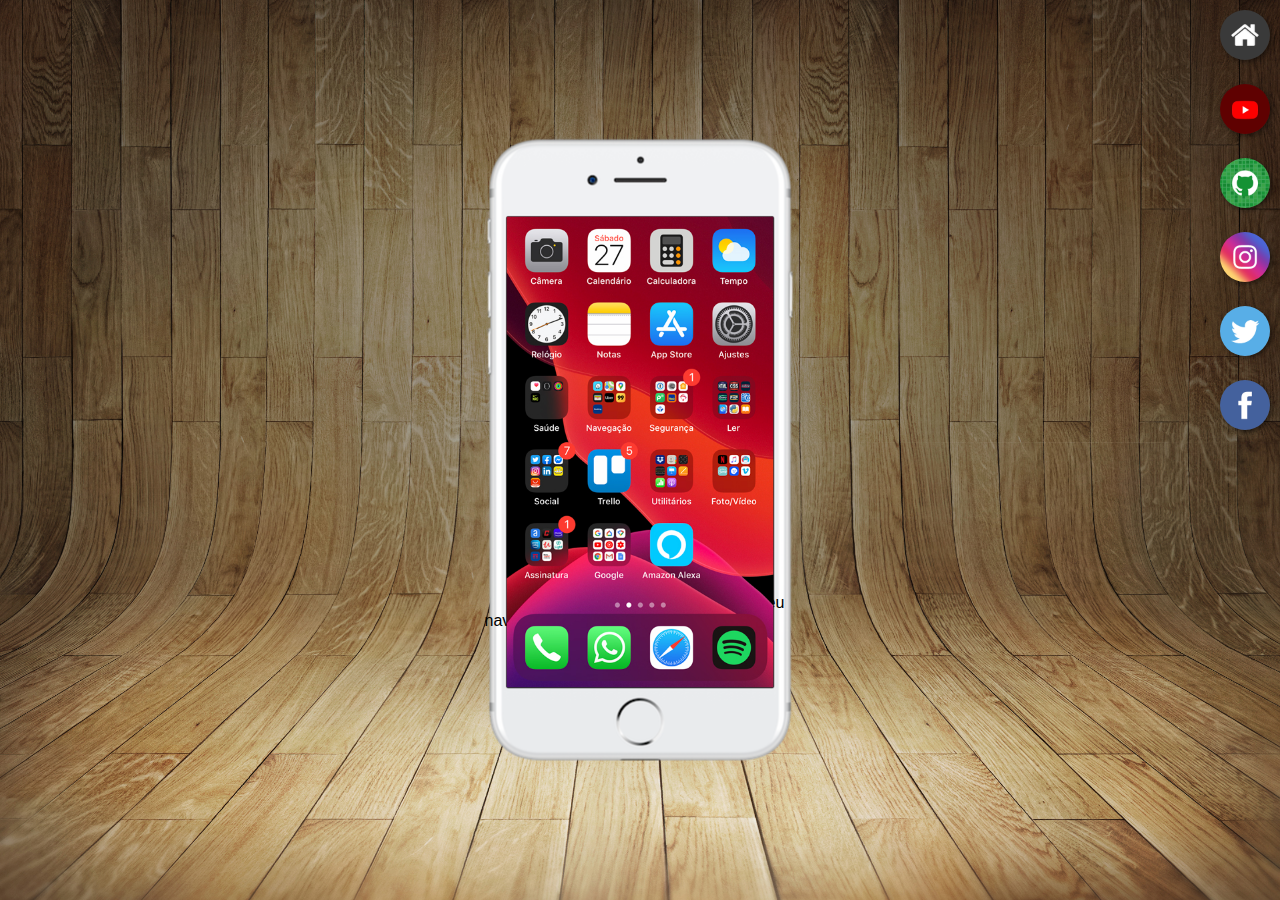
<file: index.html>
<!DOCTYPE html>
<html lang="pt-br">
<head>
    <meta charset="UTF-8">
    <meta name="viewport" content="width=device-width, initial-scale=1.0">
    <title>Projeto Redes Sociais</title>
    <link rel="shortcut icon" href="favicon.ico" type="image/x-icon">
    <link rel="stylesheet" href="estilos/style.css">
</head>
<body>
    <main>
        <section id="telefone">
            <iframe src="home.html" name="tela" id="tela" frameborder="0"></iframe>
            Seu navegador não é compatível com isso!
        </section>
        <section id="redes-sociais">
            <a href="home.html" target="tela"><img src="imagens/logo-home.jpg" alt="Home"></a><br>
            <a href="youtube.html" target="tela"><img src="imagens/logo-youtube.jpg" alt="YouTube"></a><br>
            <a href="githut.html" target="tela"><img src="imagens/logo-github.jpg" alt="GitHub"></a><br>
            <a href="instagram.html" target="tela"><img src="imagens/logo-instagram.jpg" alt="Instagram"></a><br>
            <a href="twitter.html" target="tela"><img src="imagens/logo-twitter.jpg" alt="Twitter"></a><br>
            <a href="facebook.html" target="tela"><img src="imagens/logo-facebook.jpg" alt="Facebook"></a><br>
        </section>
    </main>
</body>
</html>
</file>
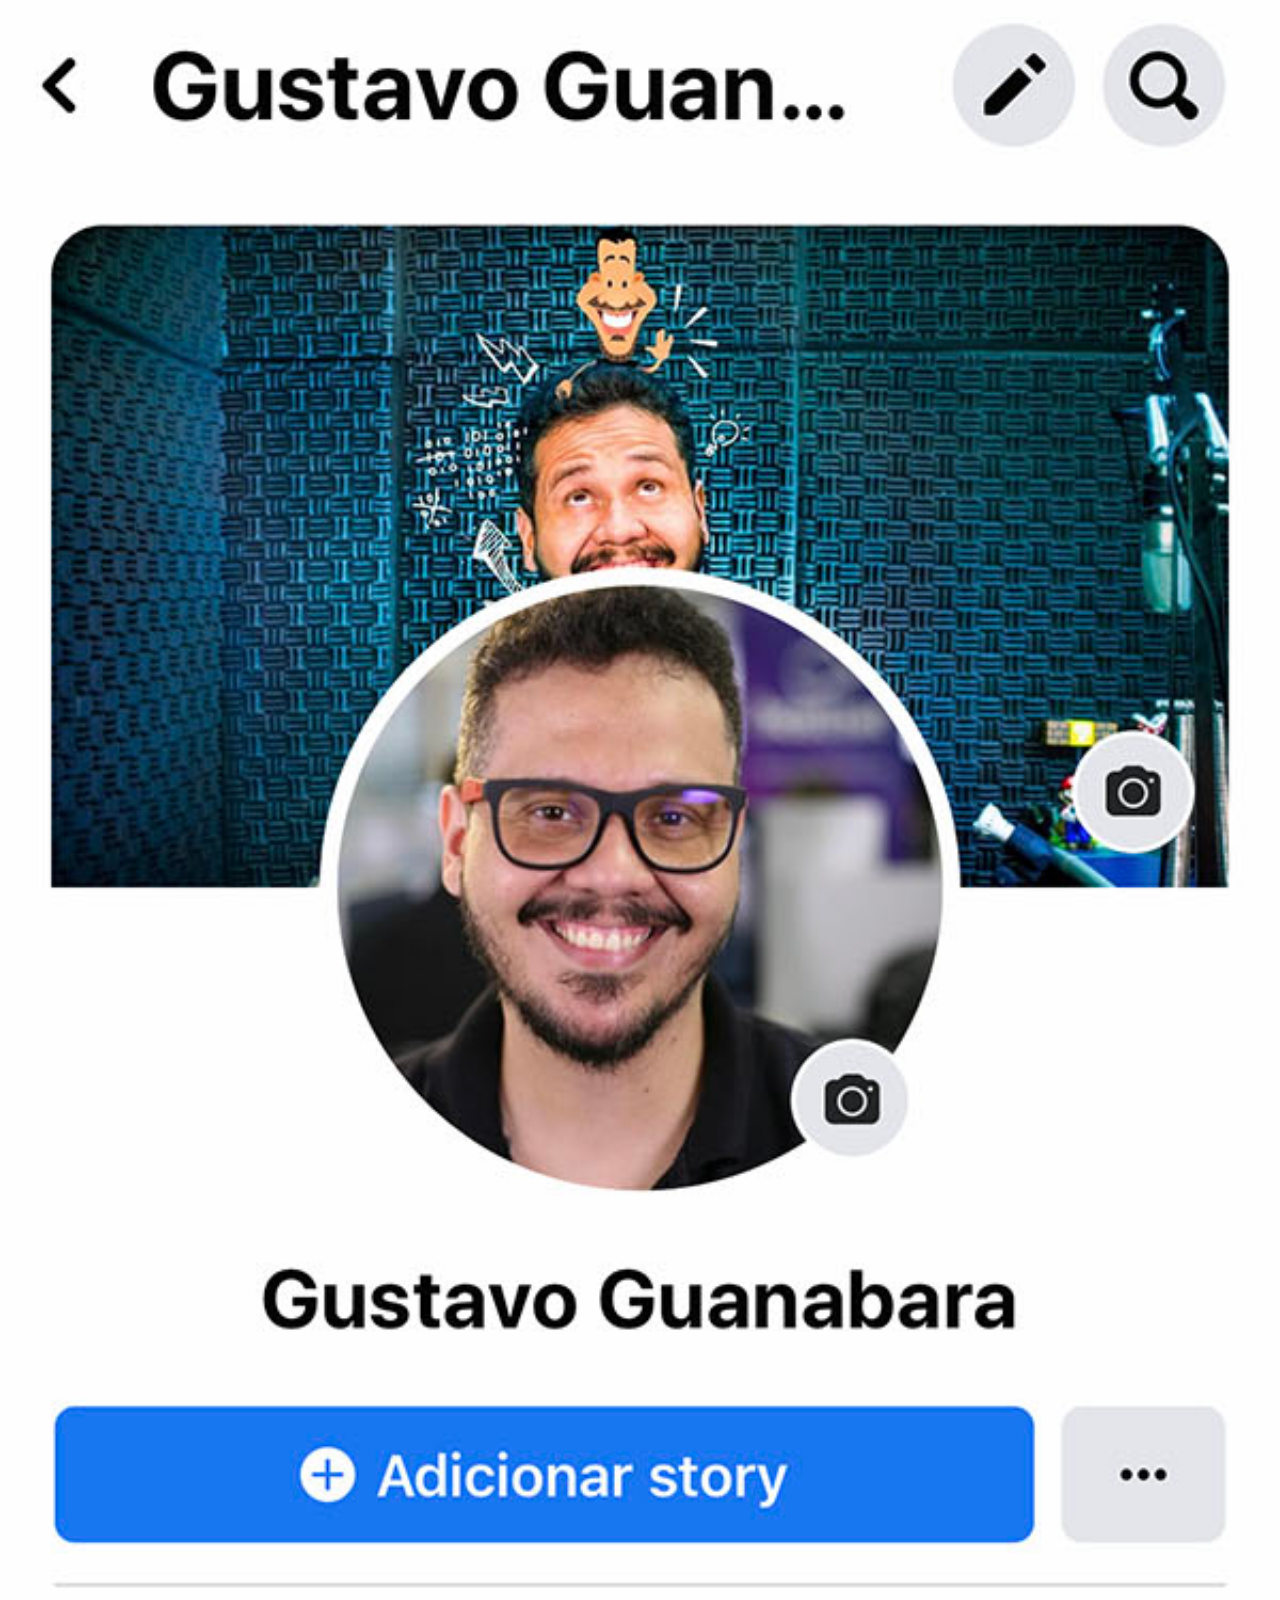
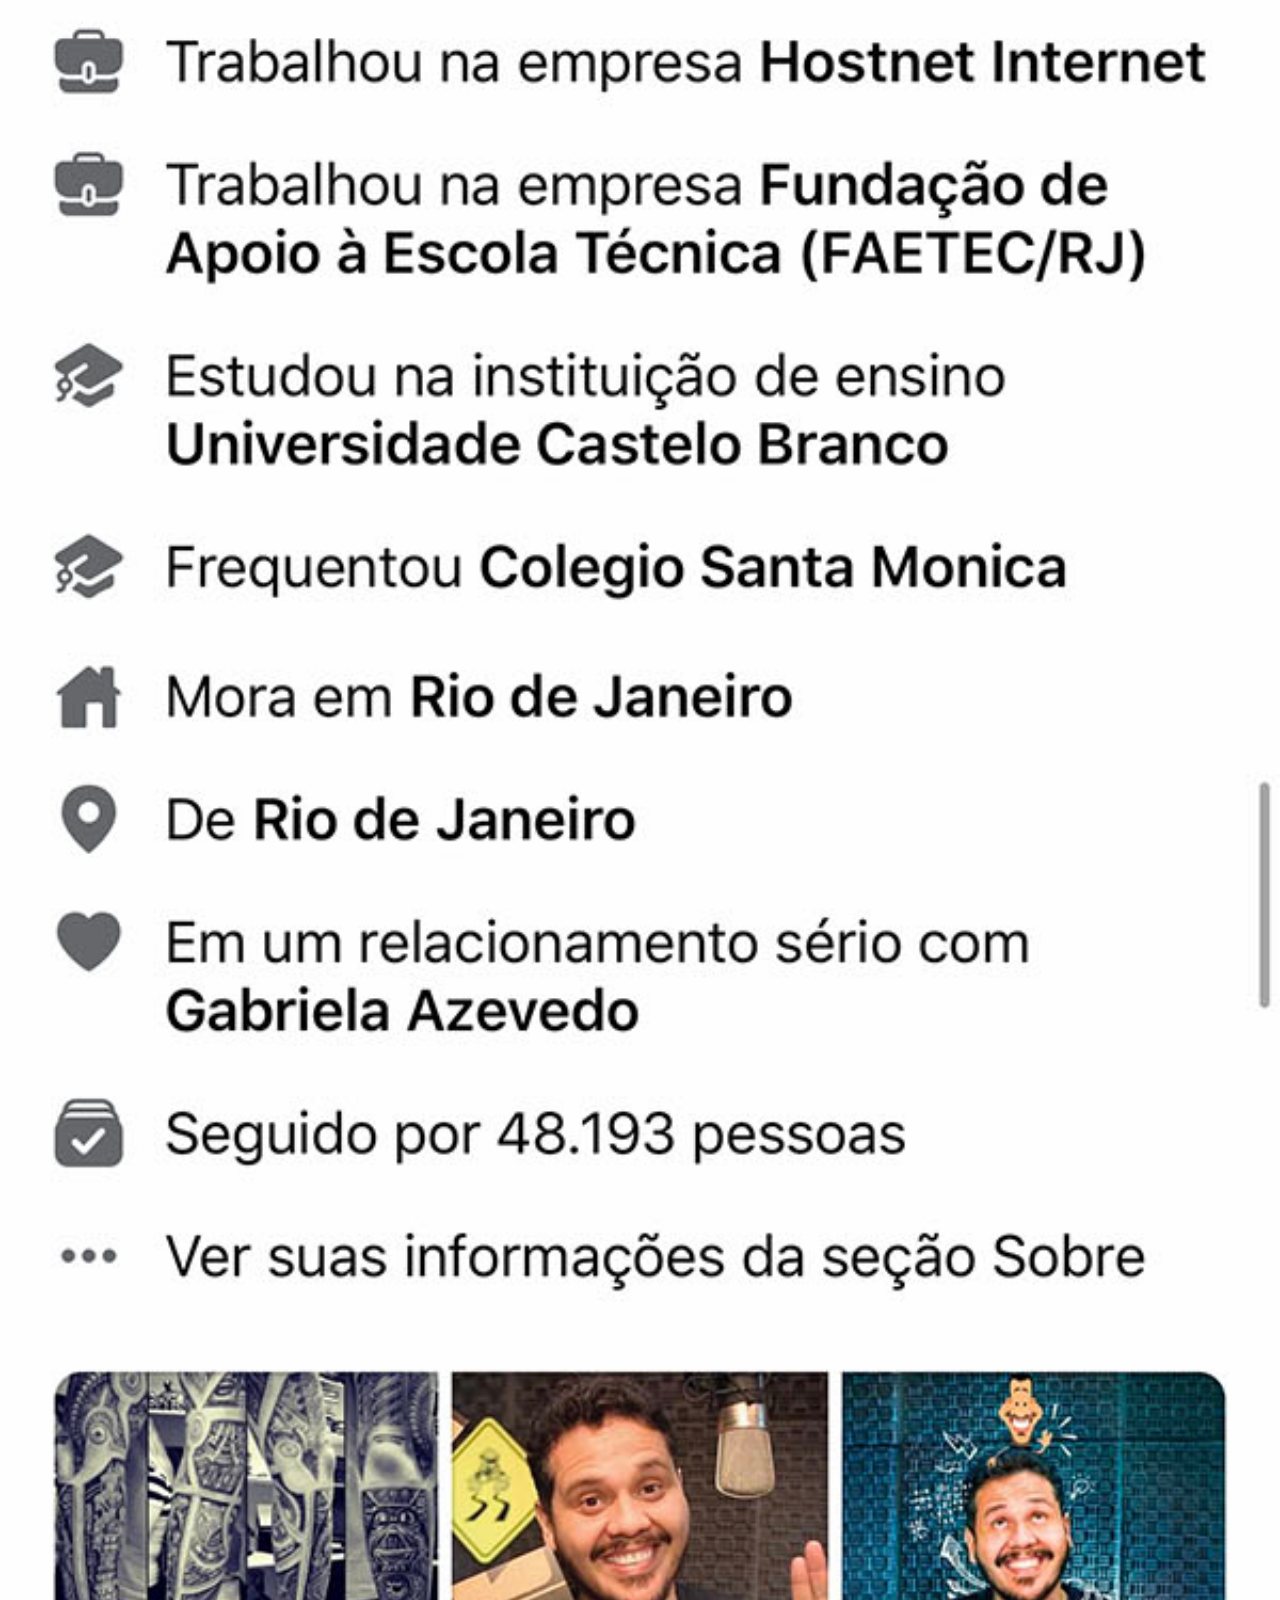
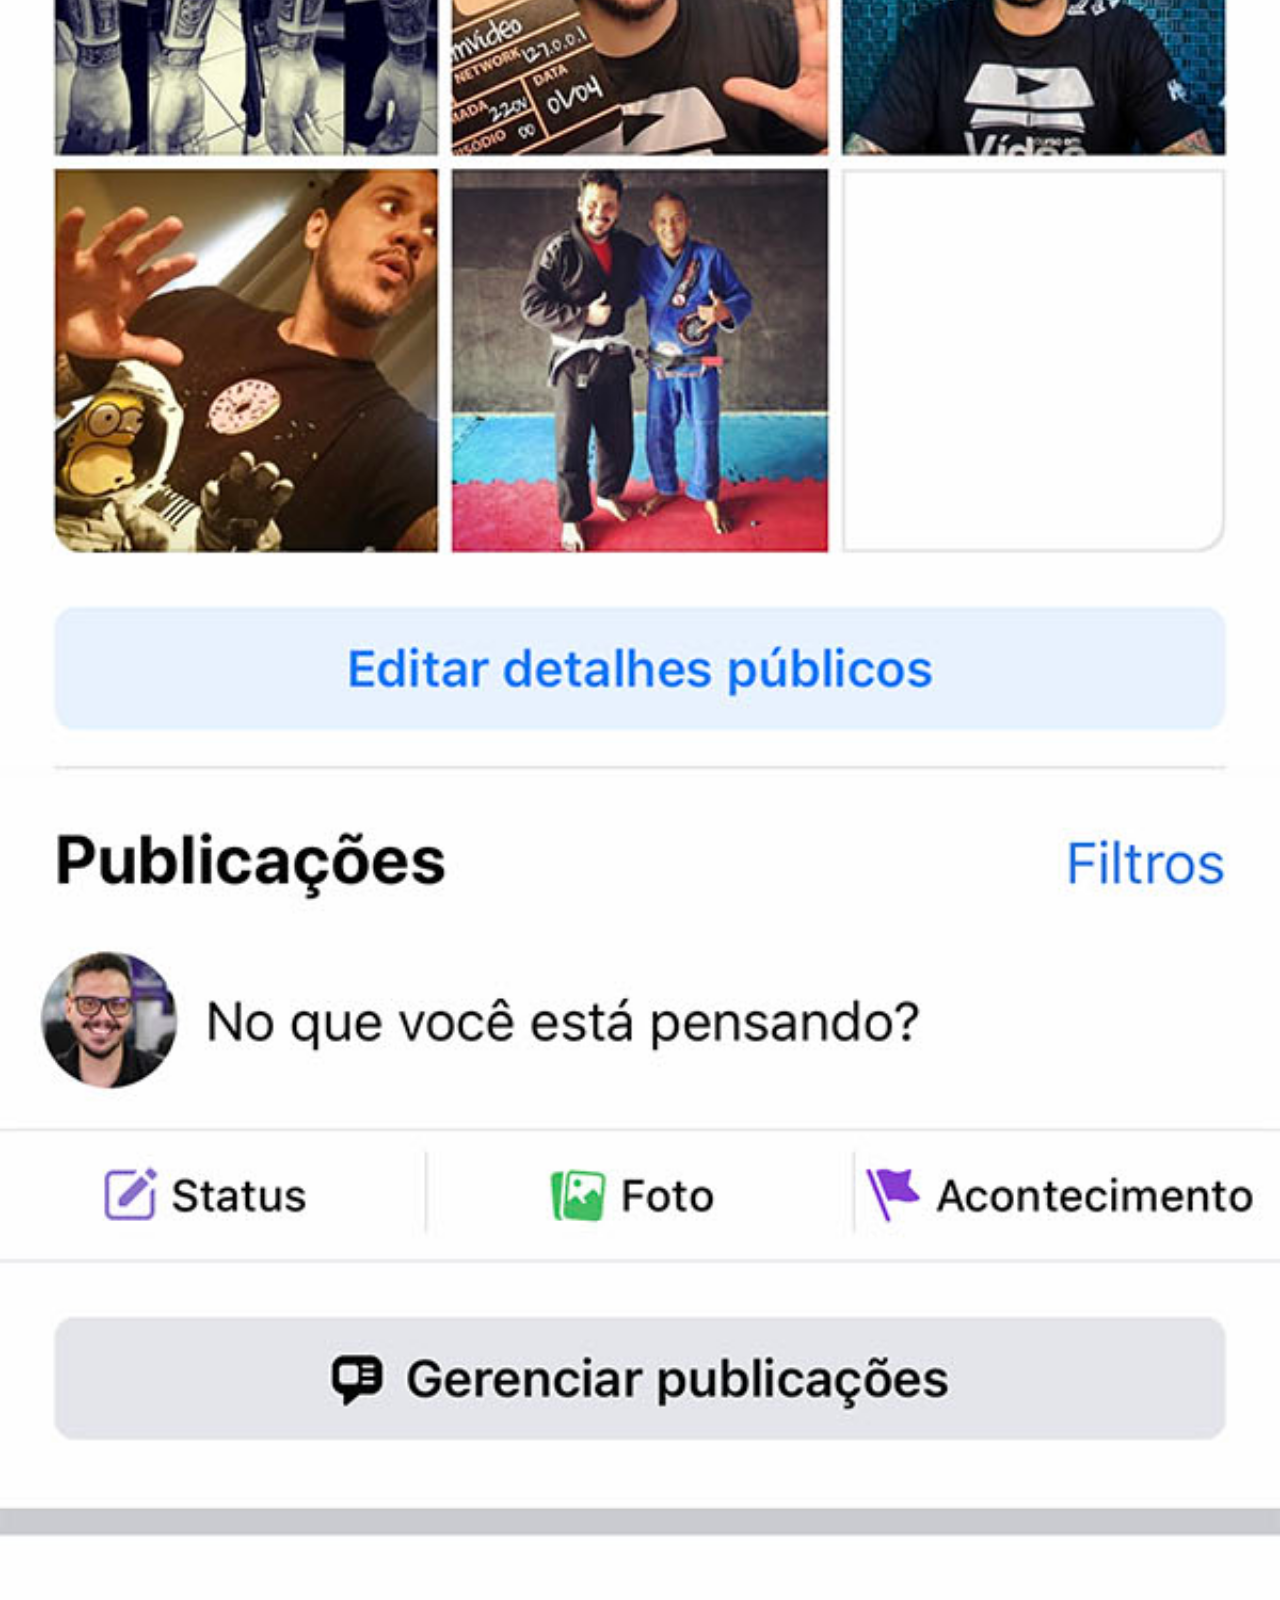
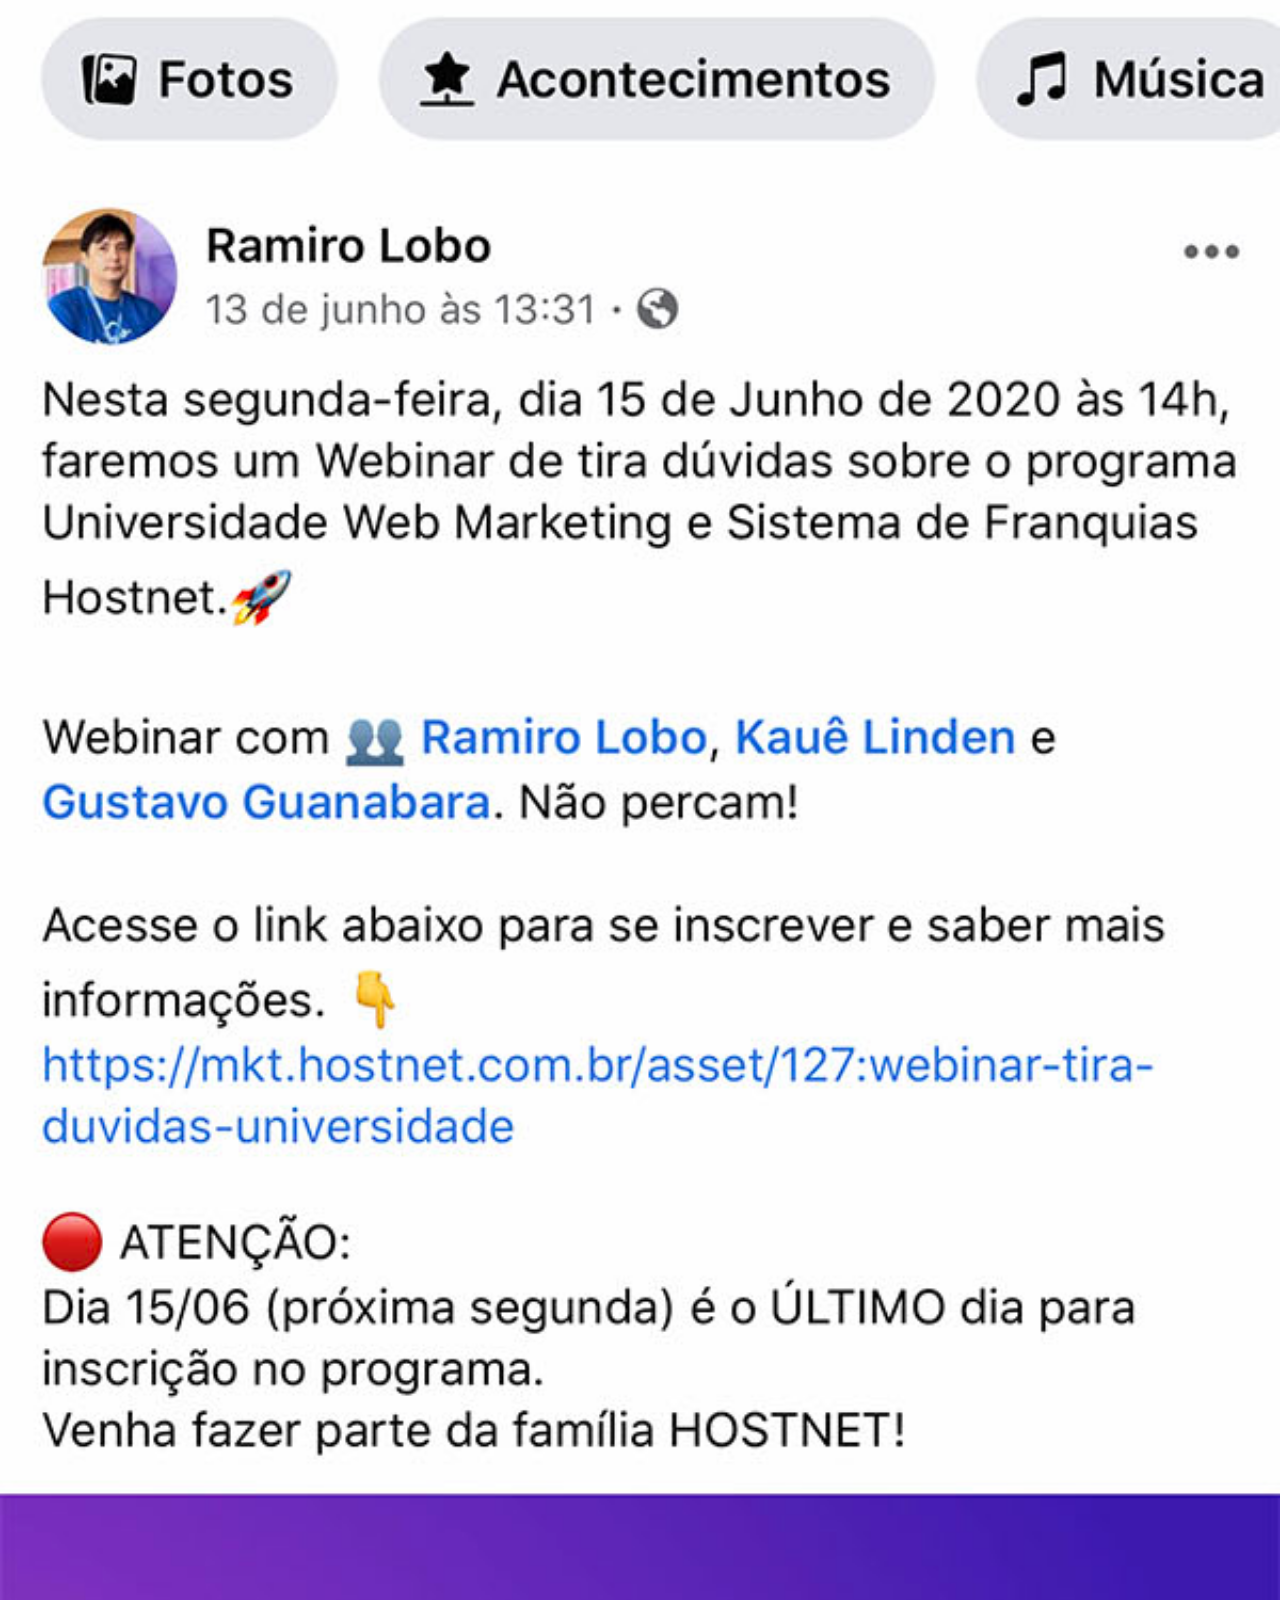
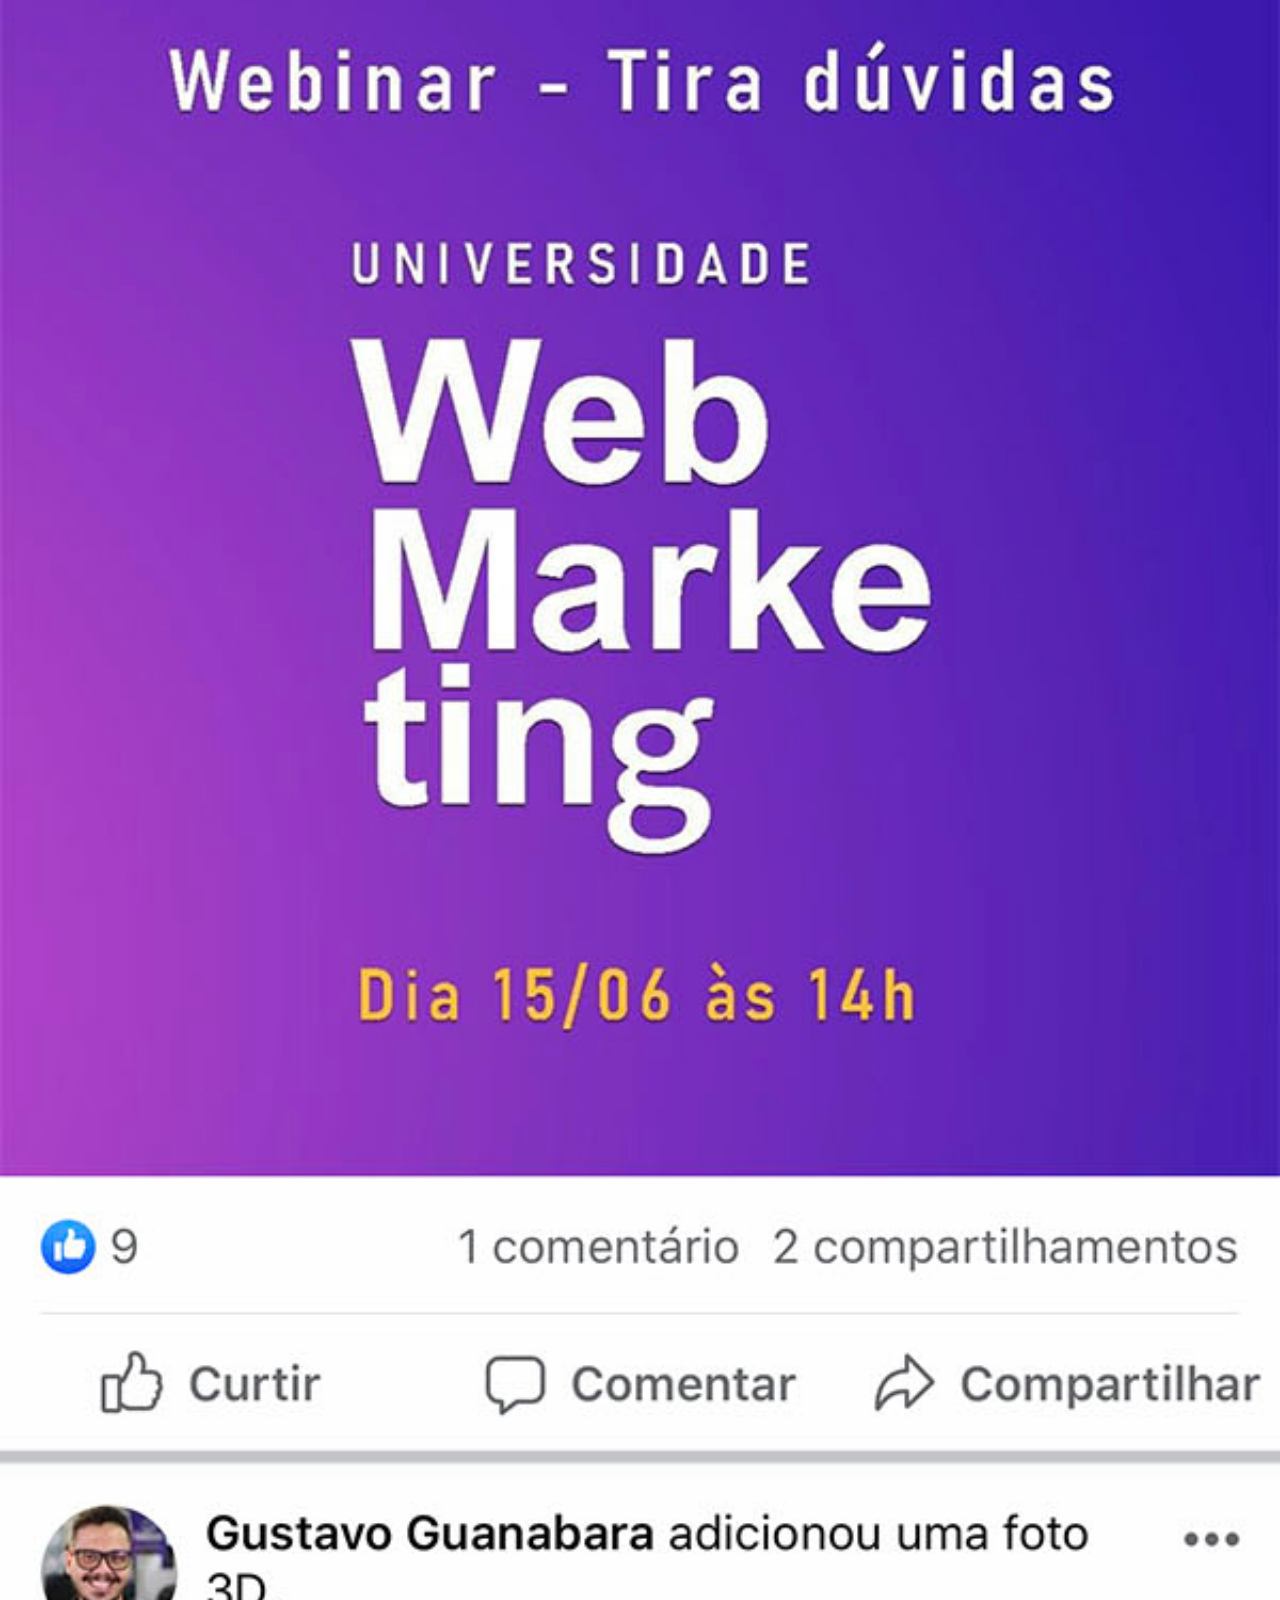
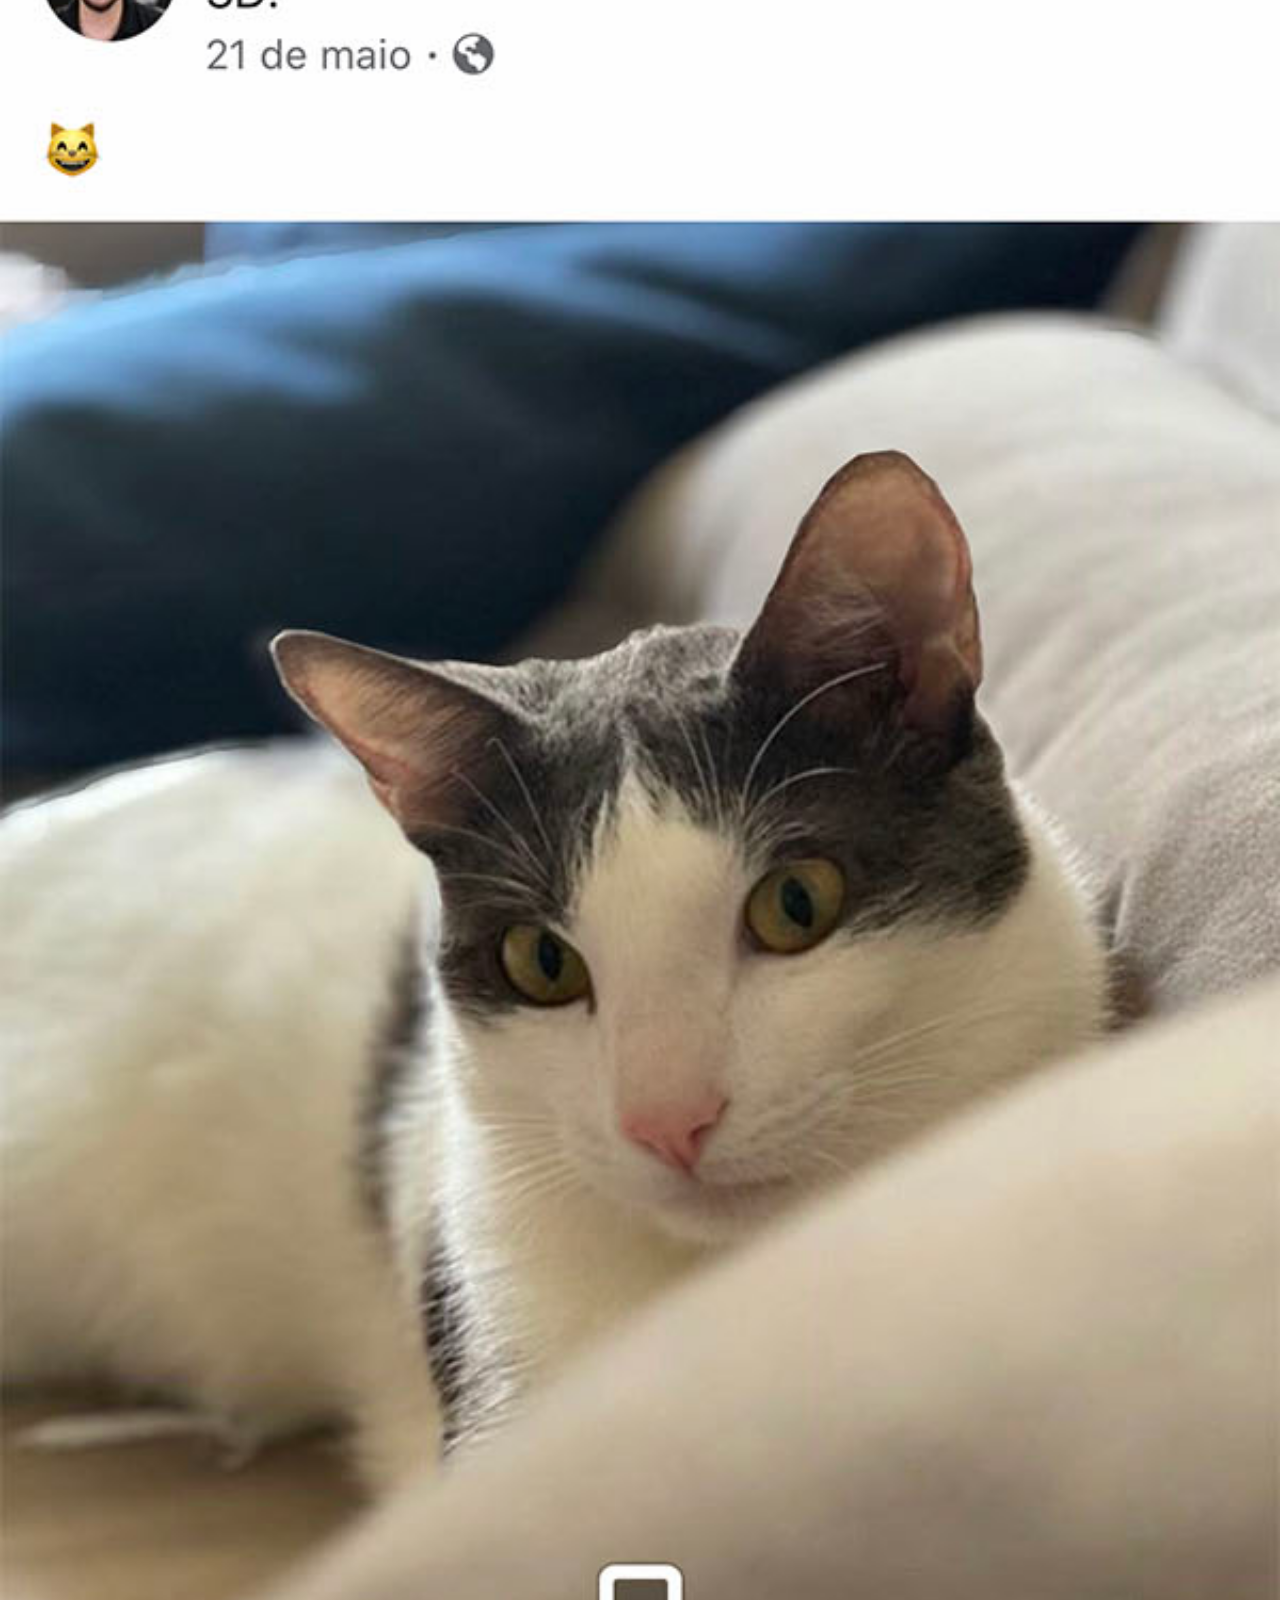
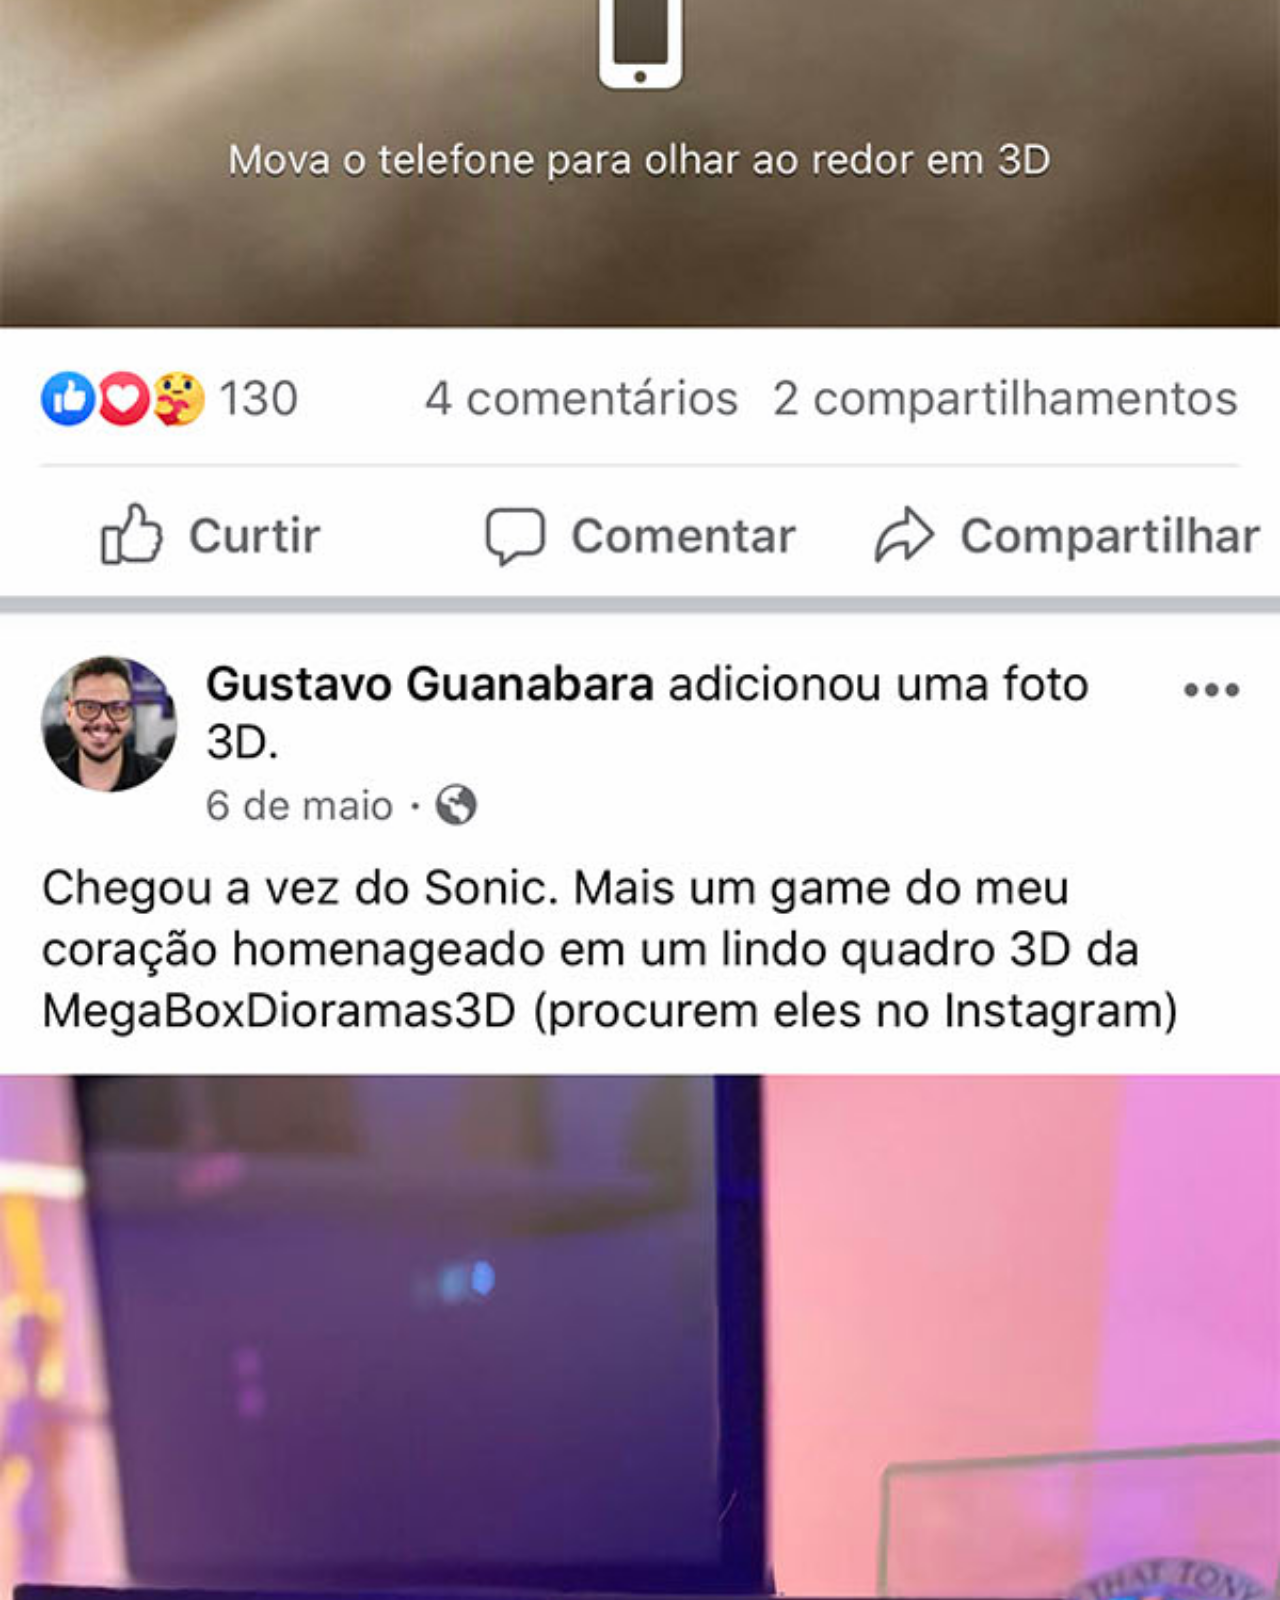
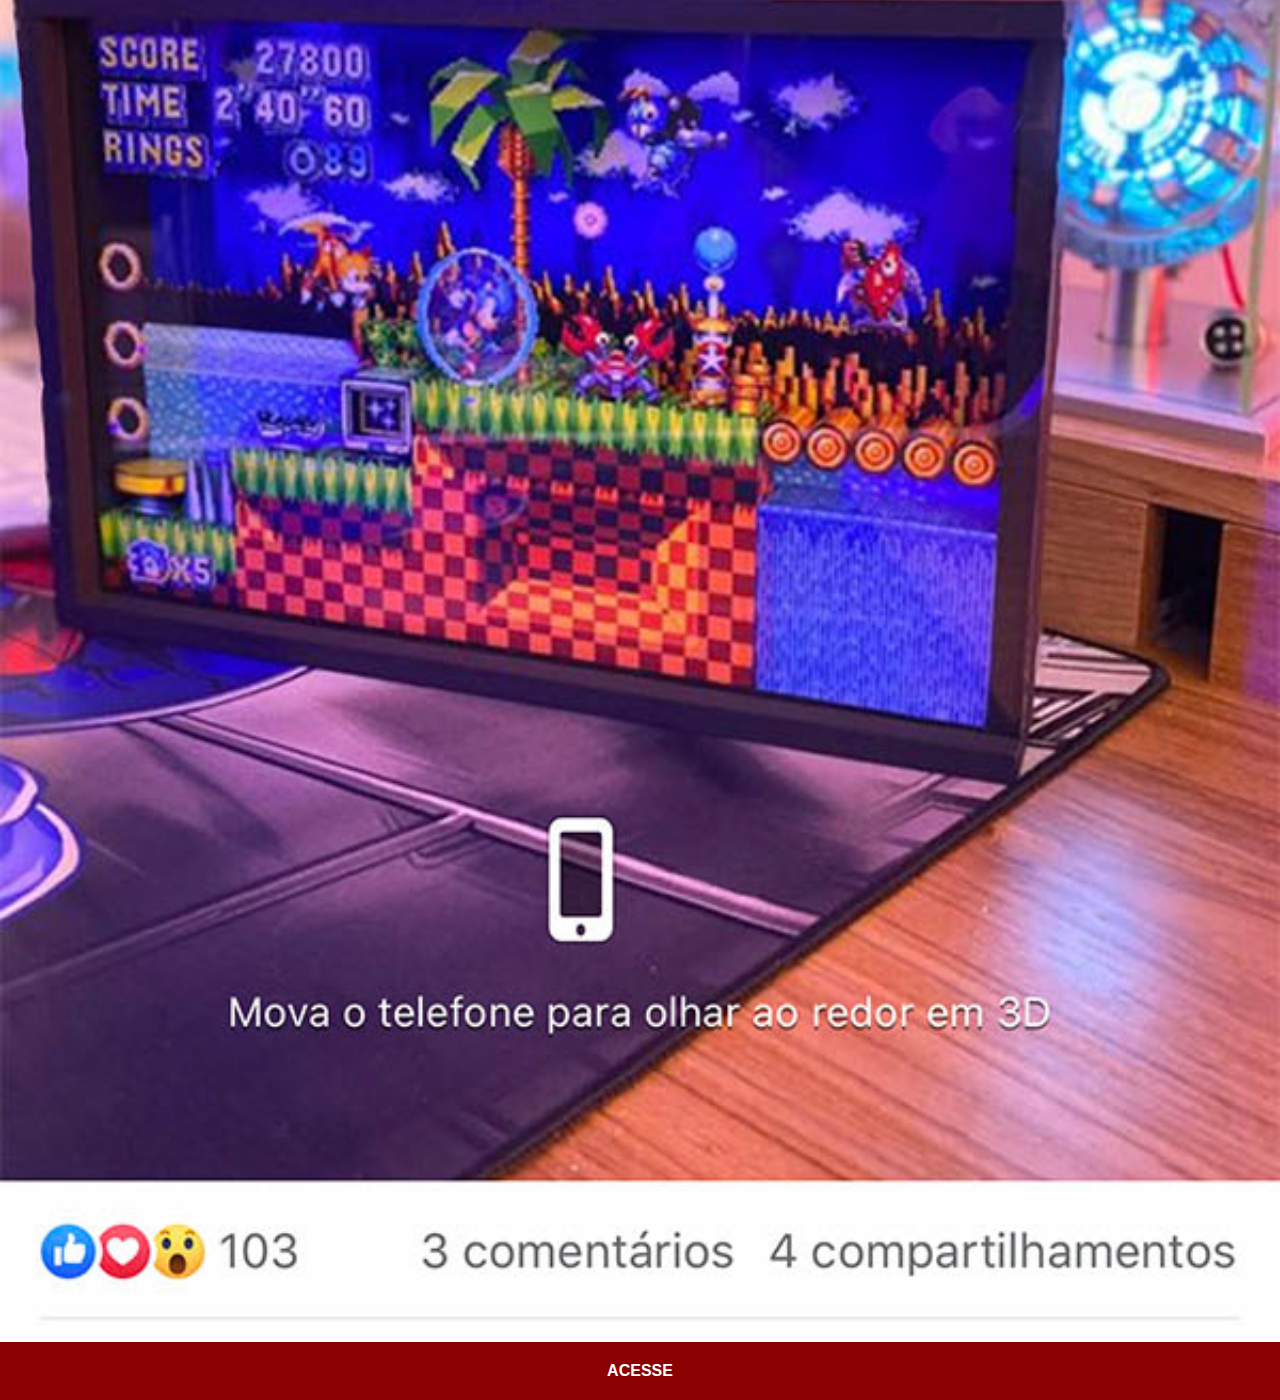
<file: facebook.html>
<!DOCTYPE html>
<html lang="pt-br">
<head>
    <meta charset="UTF-8">
    <meta name="viewport" content="width=device-width, initial-scale=1.0">
    <title>Facebook</title>
    <link rel="stylesheet" href="estilos/social.css">
</head>
<body>
    <img src="imagens/tela-facebook.jpg" alt="Facebook">
    <a href="https://www.facebook.com/gustavoguanabara/?locale=pt_BR" target="_blank">ACESSE</a>
</body>
</html>
</file>
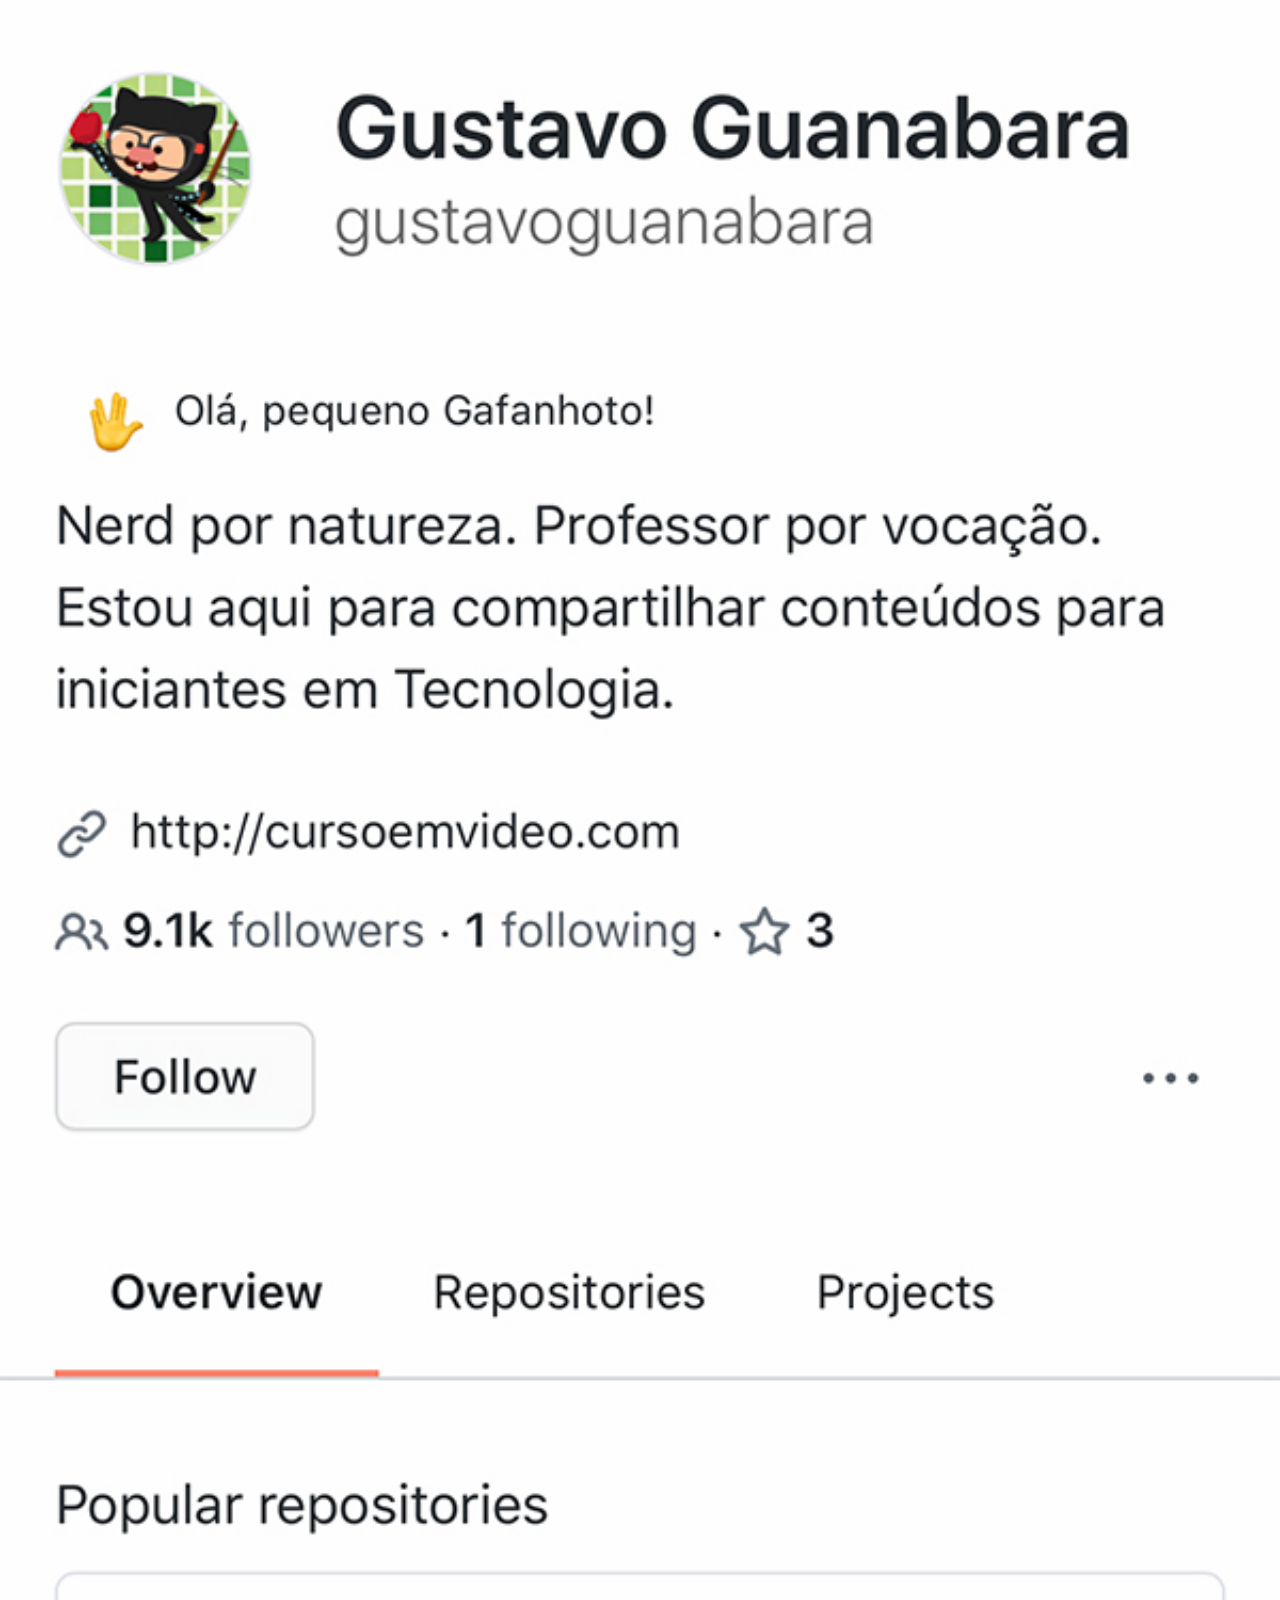
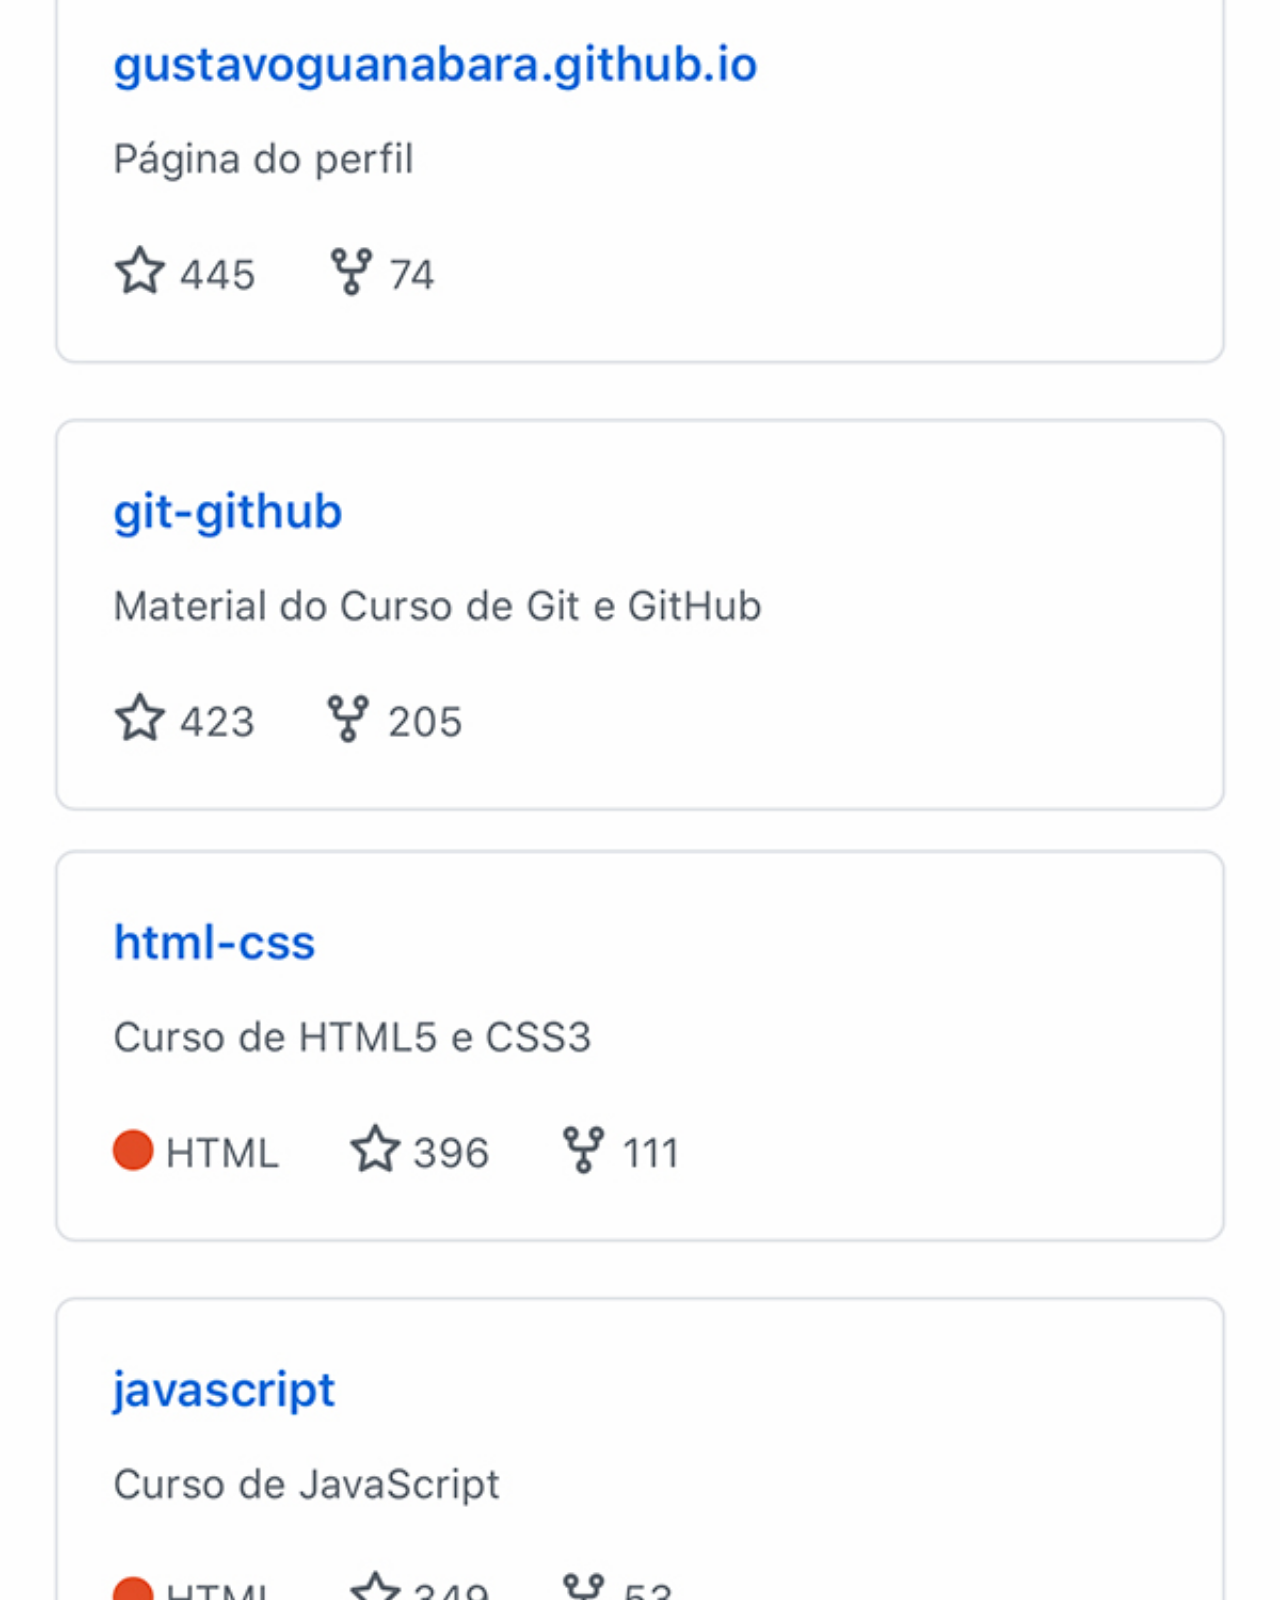
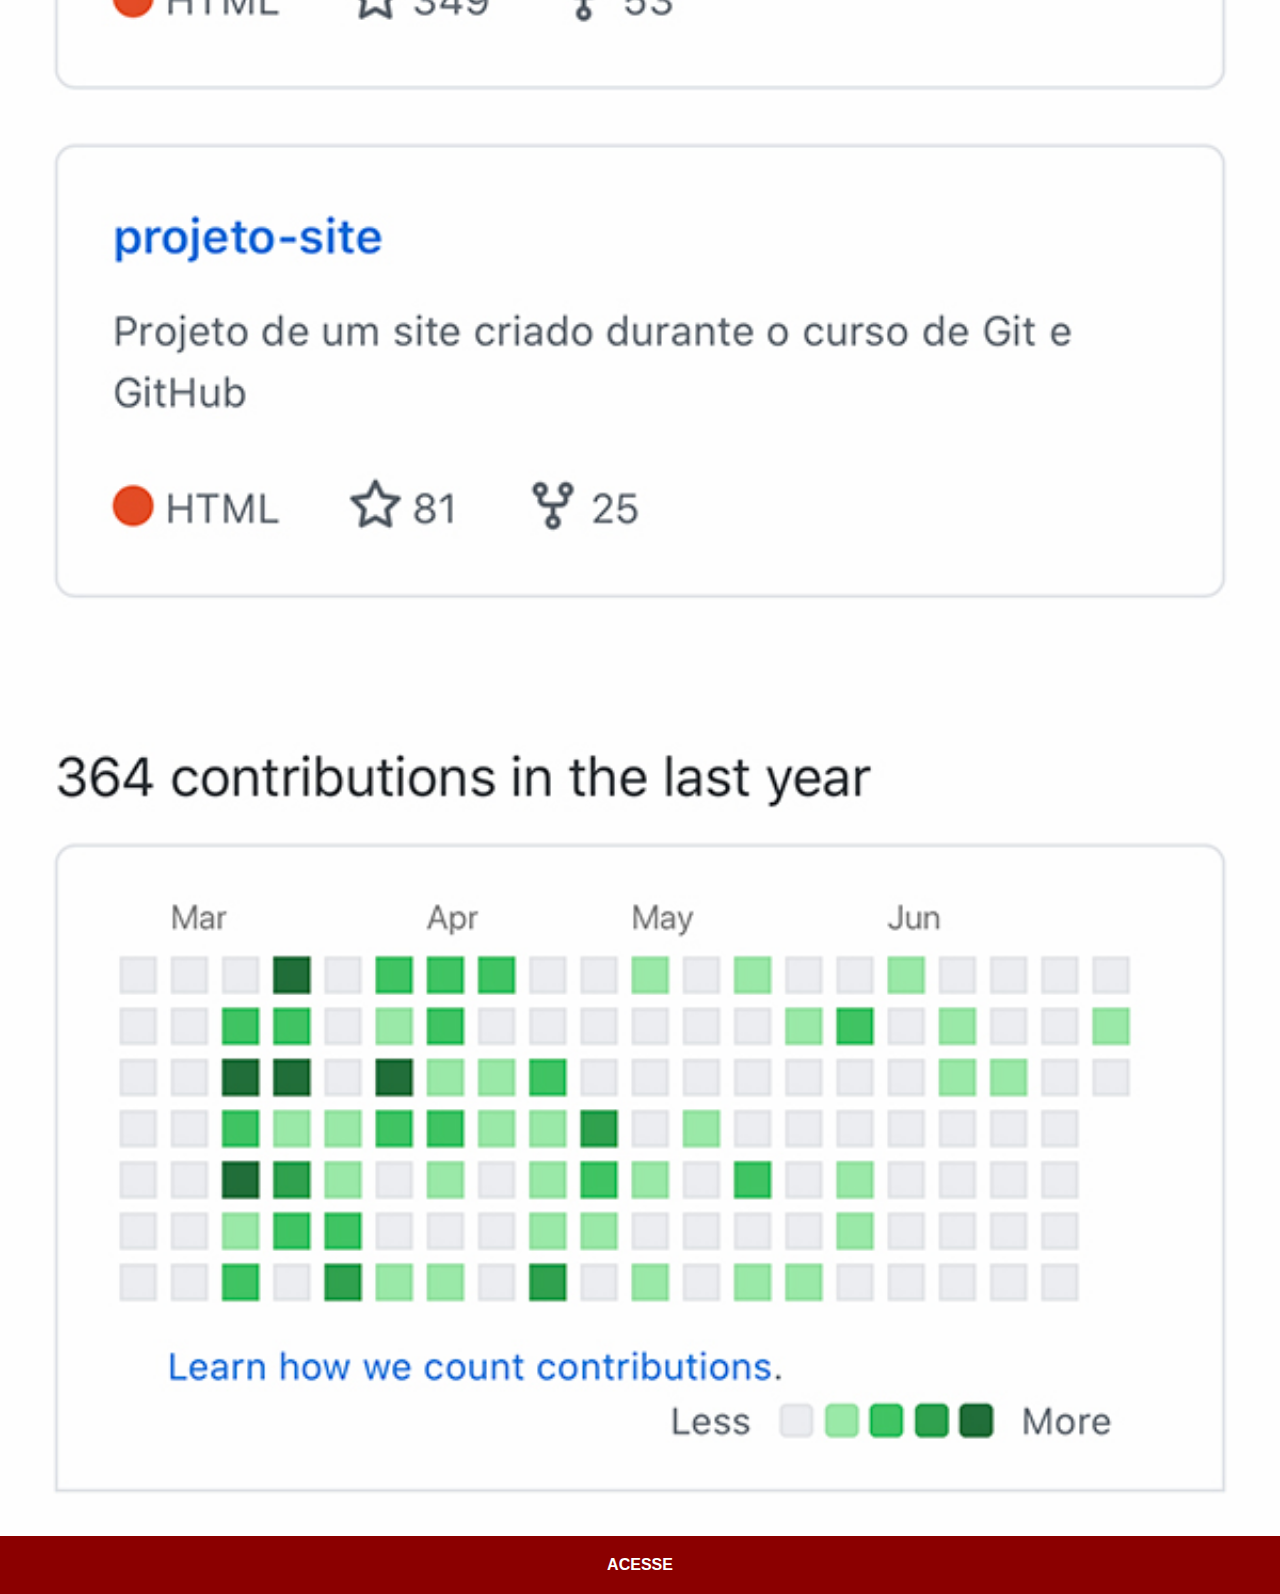
<file: githut.html>
<!DOCTYPE html>
<html lang="pt-br">
<head>
    <meta charset="UTF-8">
    <meta name="viewport" content="width=device-width, initial-scale=1.0">
    <title>GitHub</title>
    <link rel="stylesheet" href="estilos/social.css">
</head>
<body>
    <img src="imagens/tela-github.jpg" alt="GitHub">
    <a href="https://github.com/gustavoguanabara/" target="_blank">ACESSE</a>
</body>
</html>
</file>
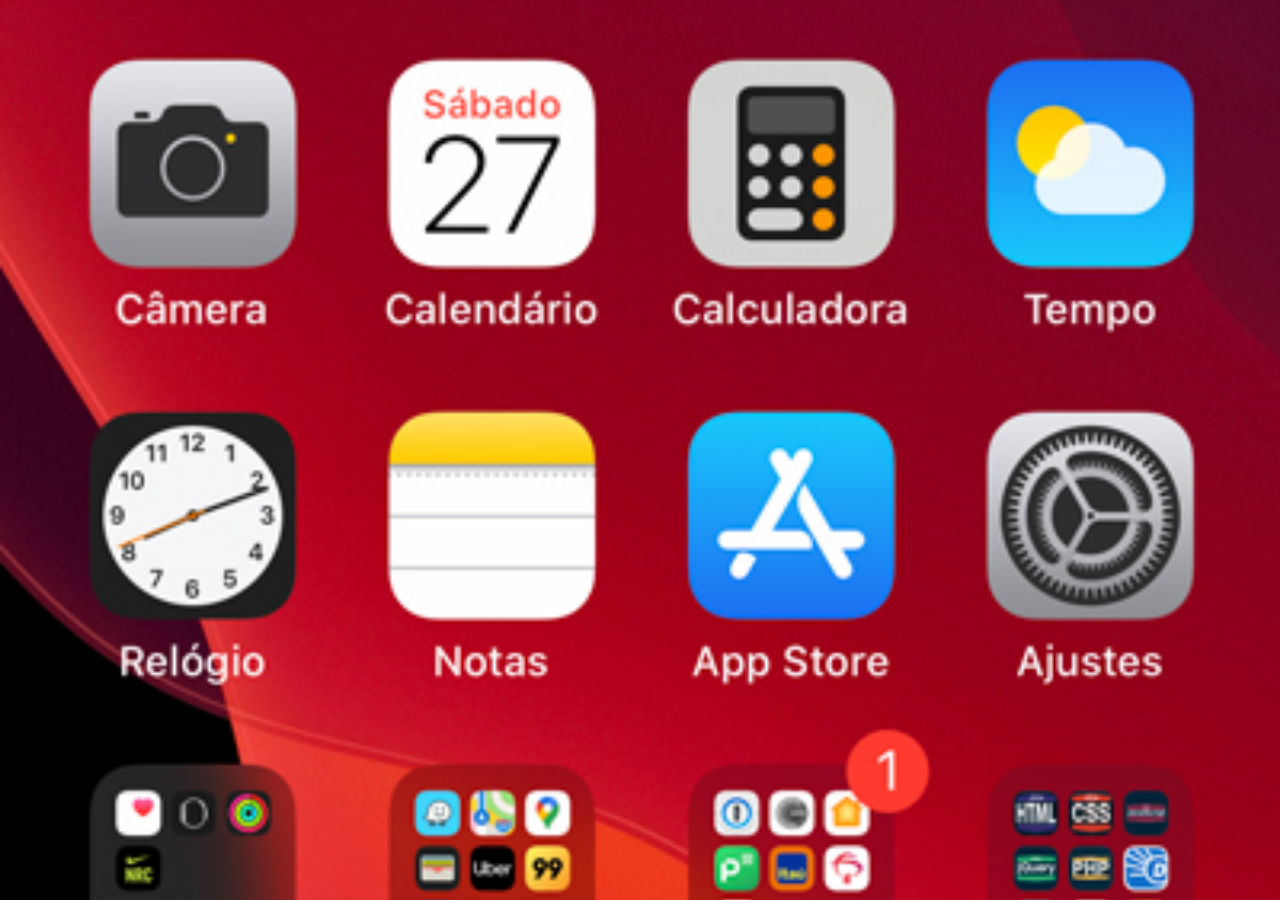
<file: home.html>
<!DOCTYPE html>
<html lang="pt-br">
<head>
    <meta charset="UTF-8">
    <meta name="viewport" content="width=device-width, initial-scale=1.0">
    <title>Home</title>
    <style>
        * {
            margin: 0px;
            padding: 0px;
        }

        body {
            width: 100vw;
            height: 100vh;
            background: black url('imagens/tela-home.jpg') no-repeat top center;
            background-size: cover;
        }
    </style>
</head>
<body>
    
</body>
</html>
</file>
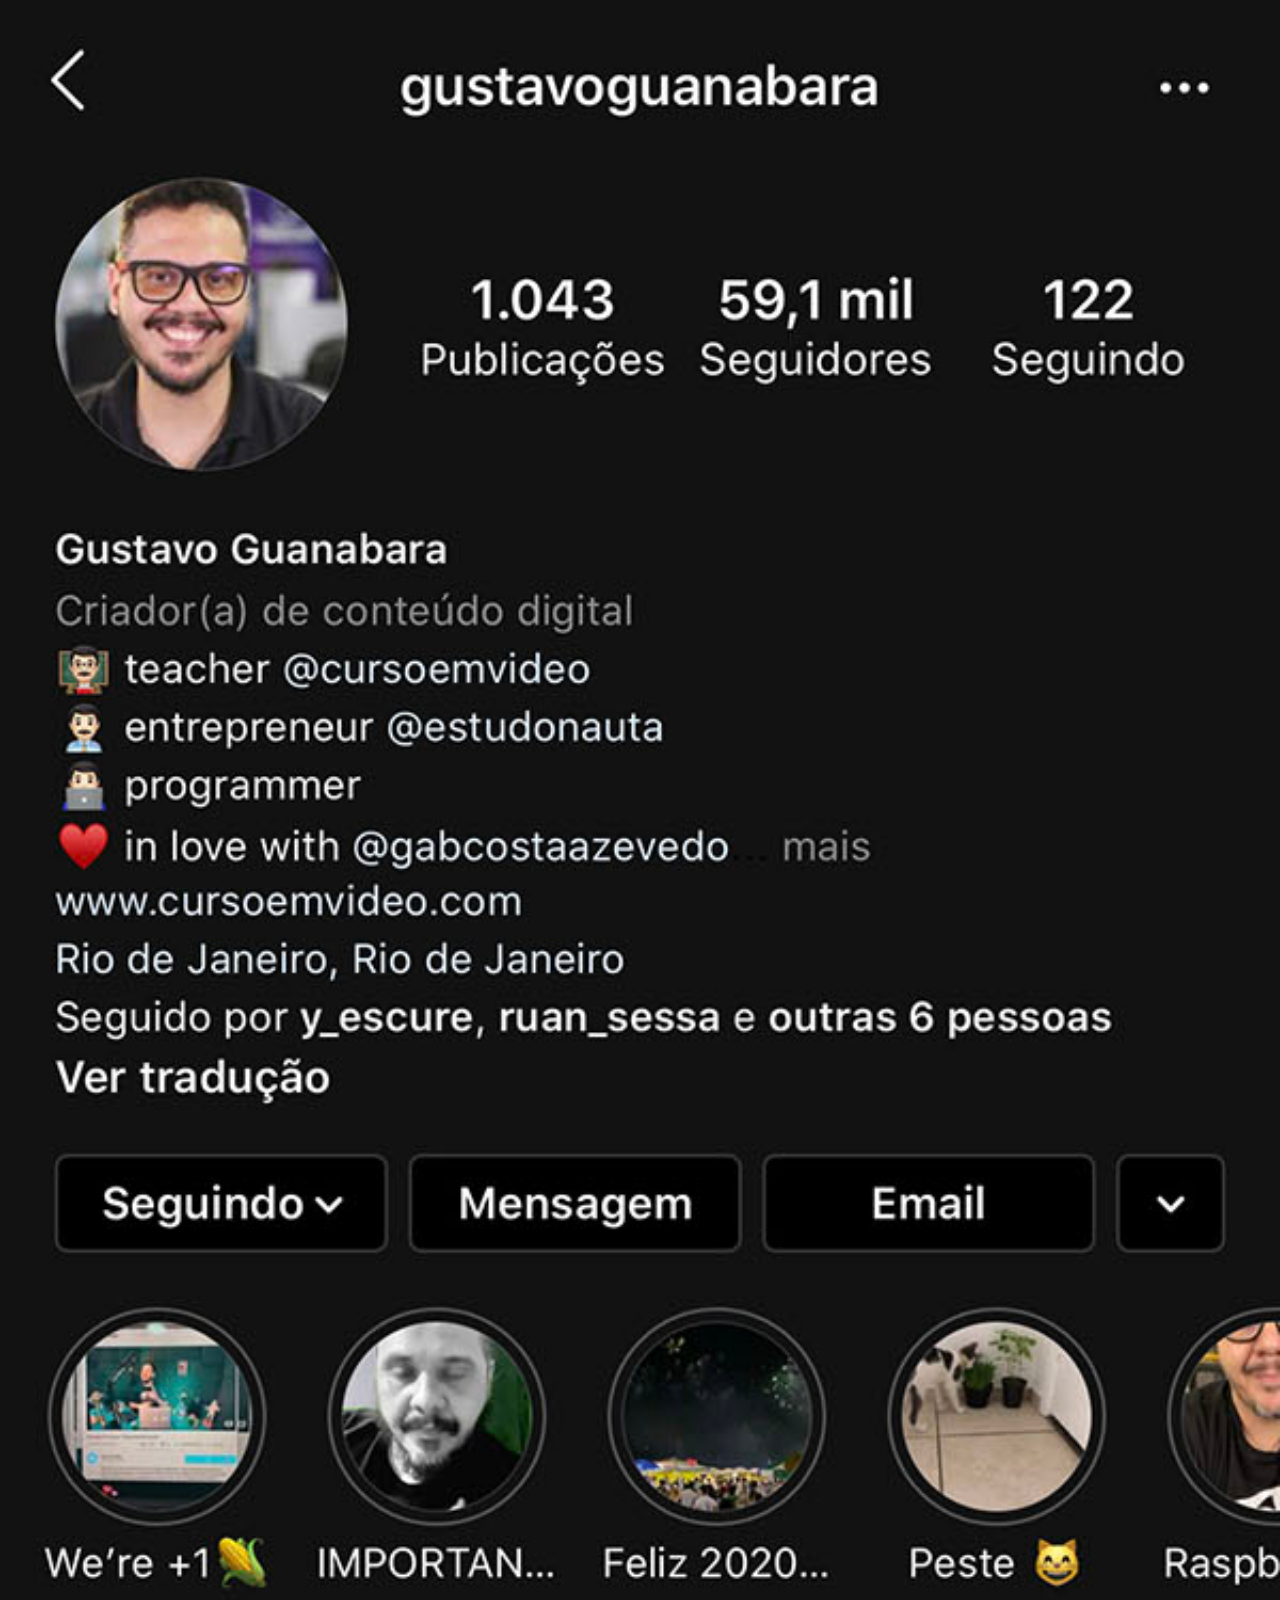
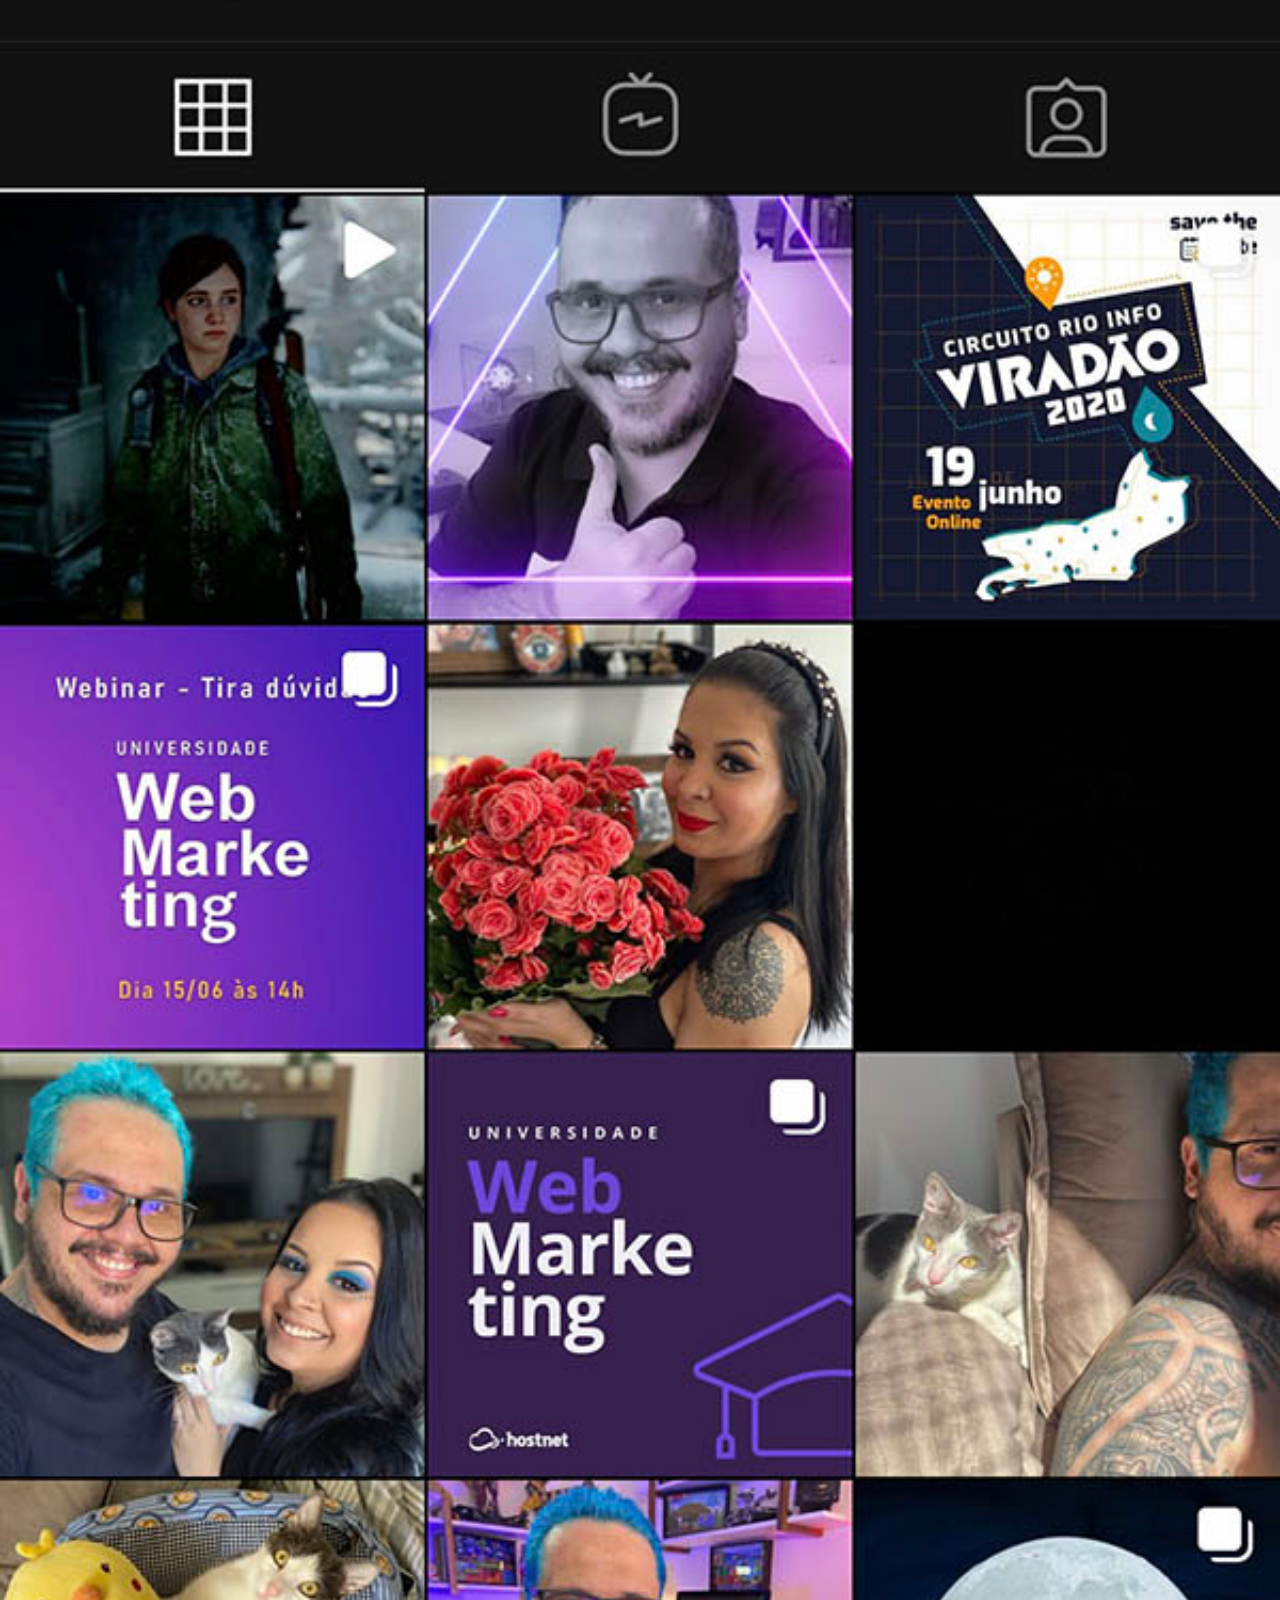
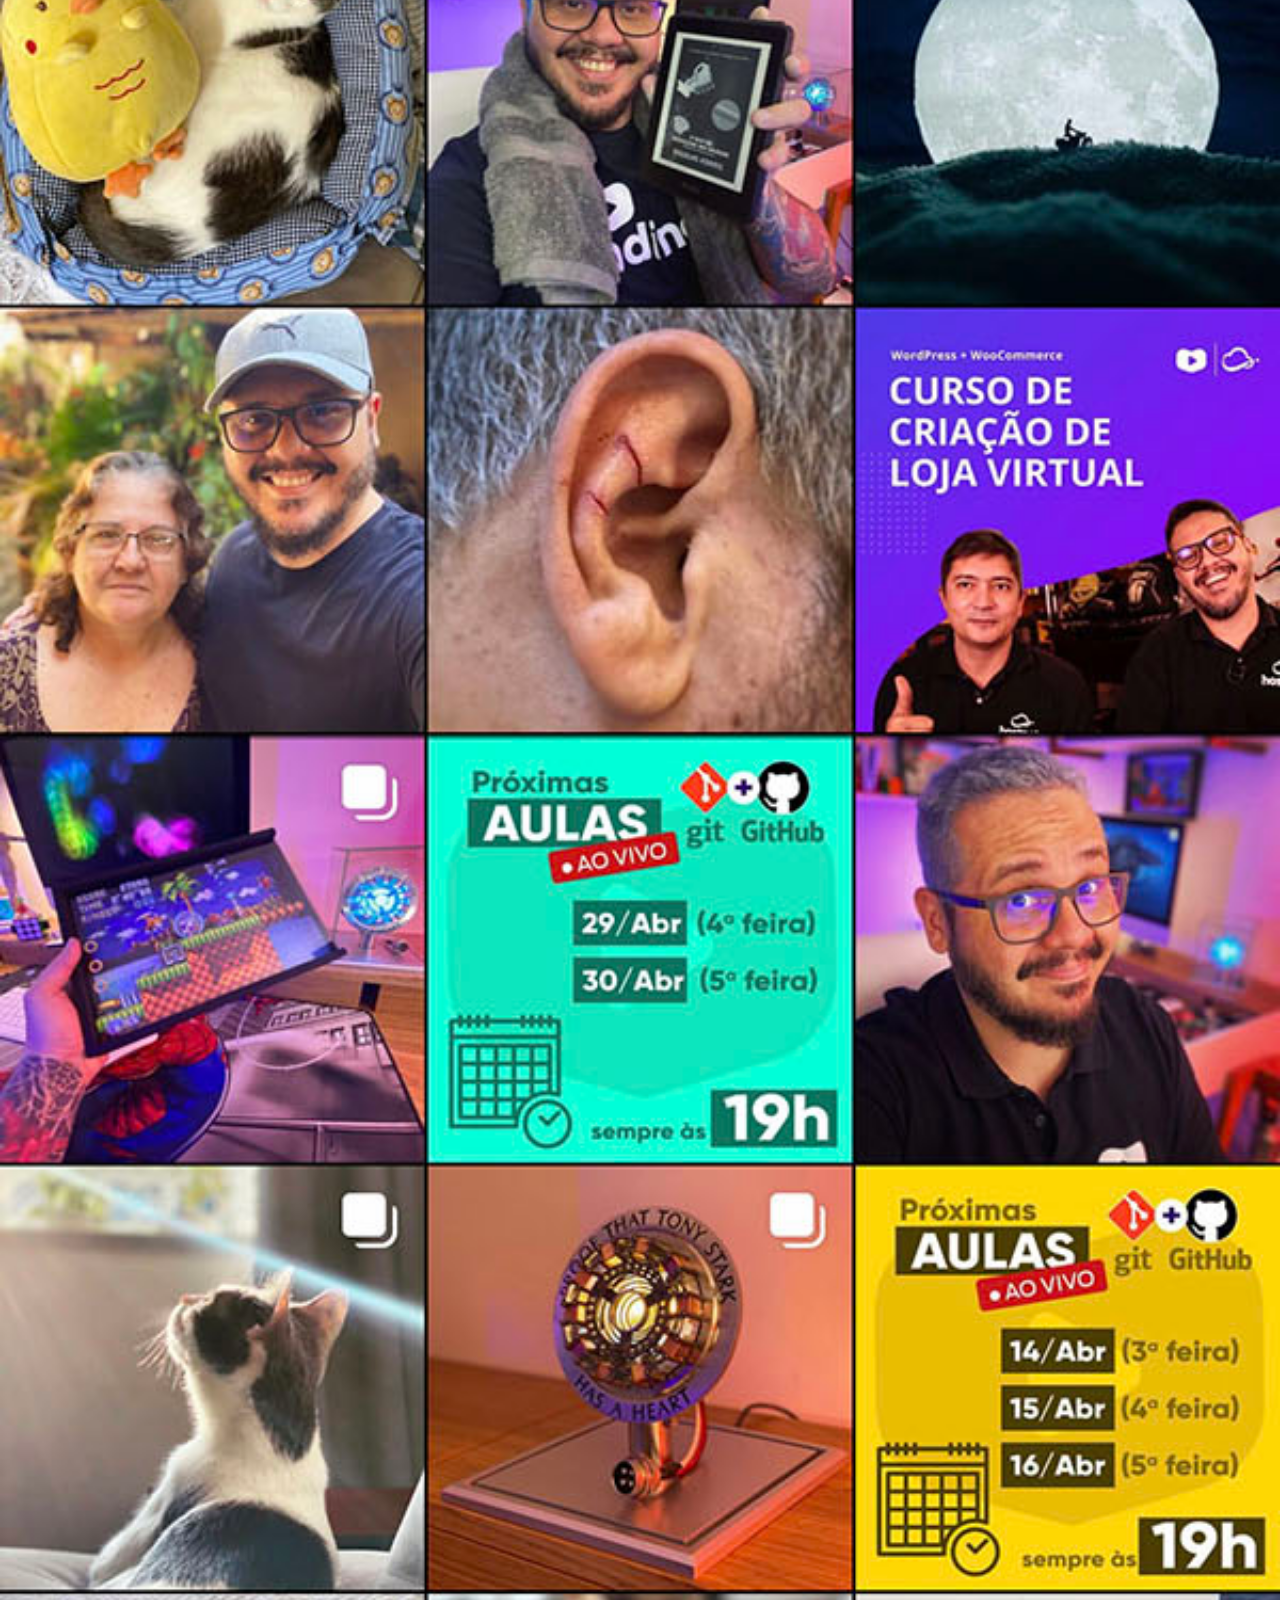
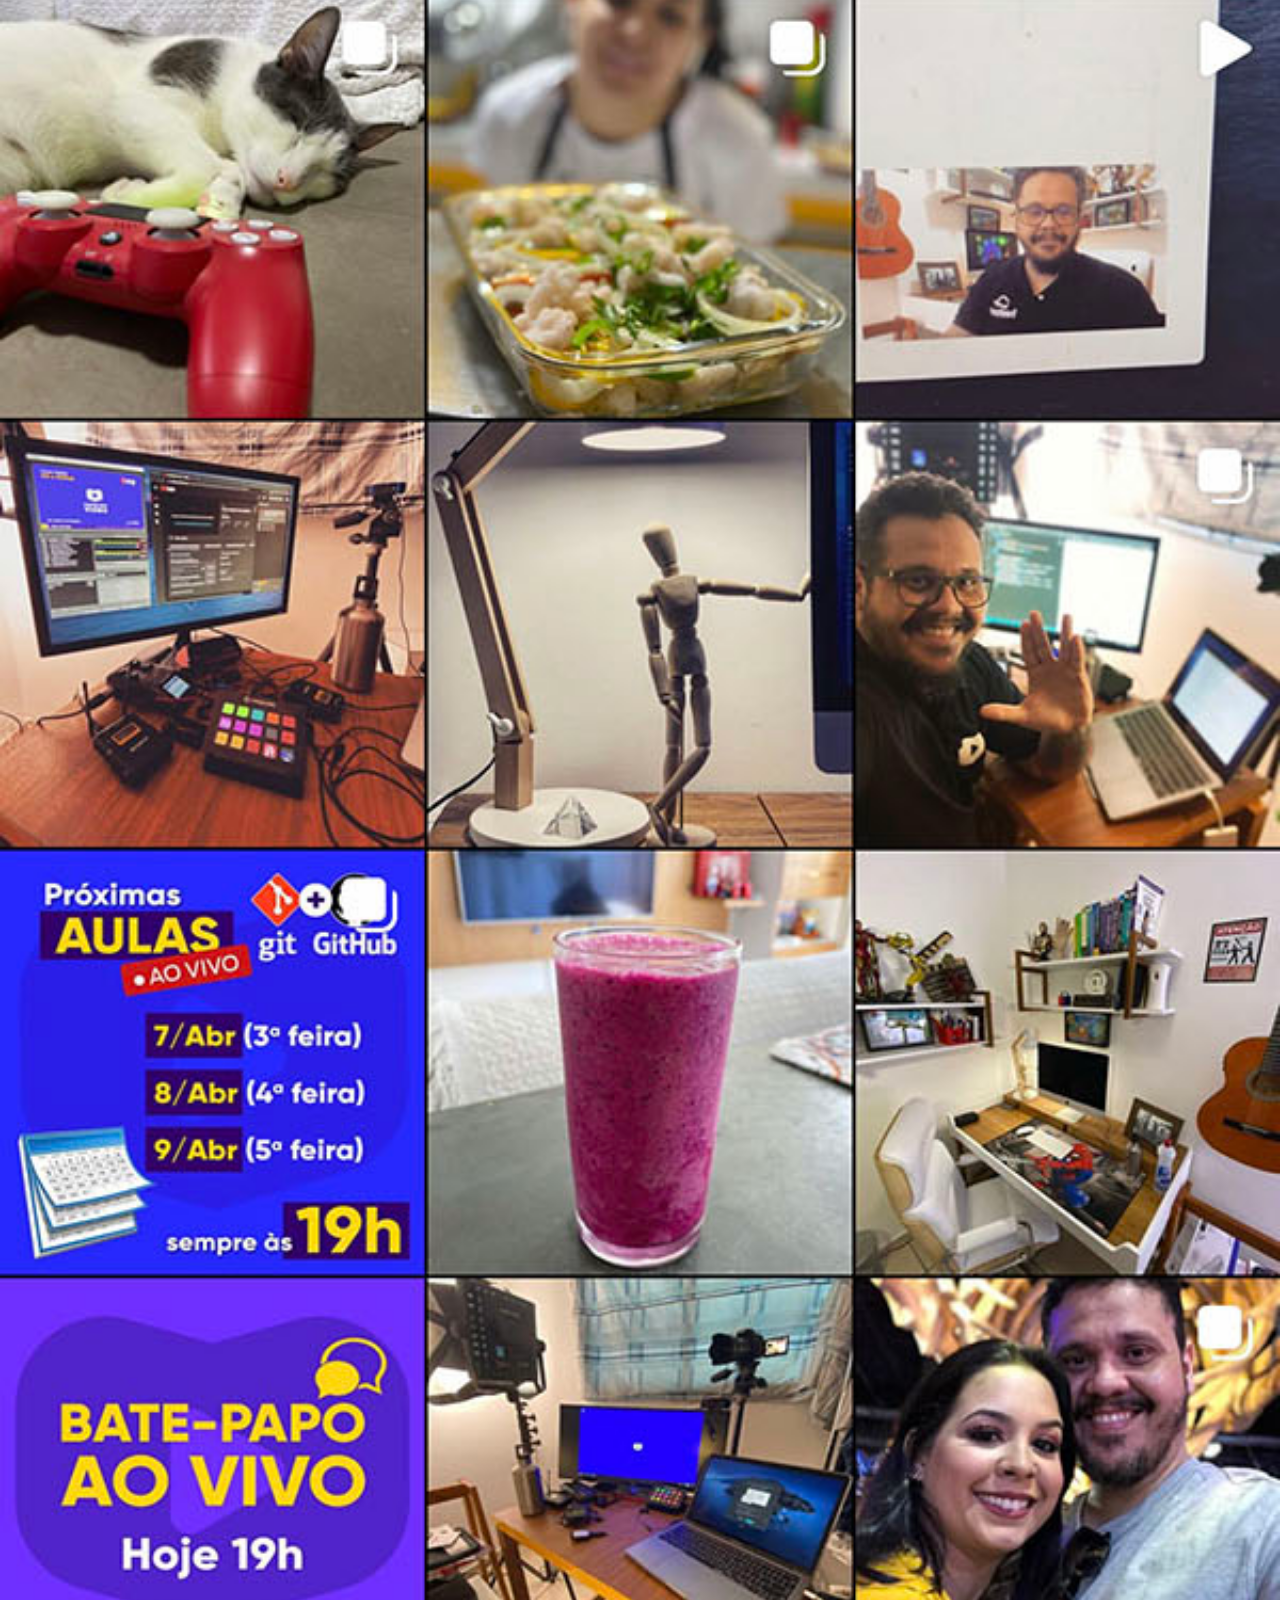
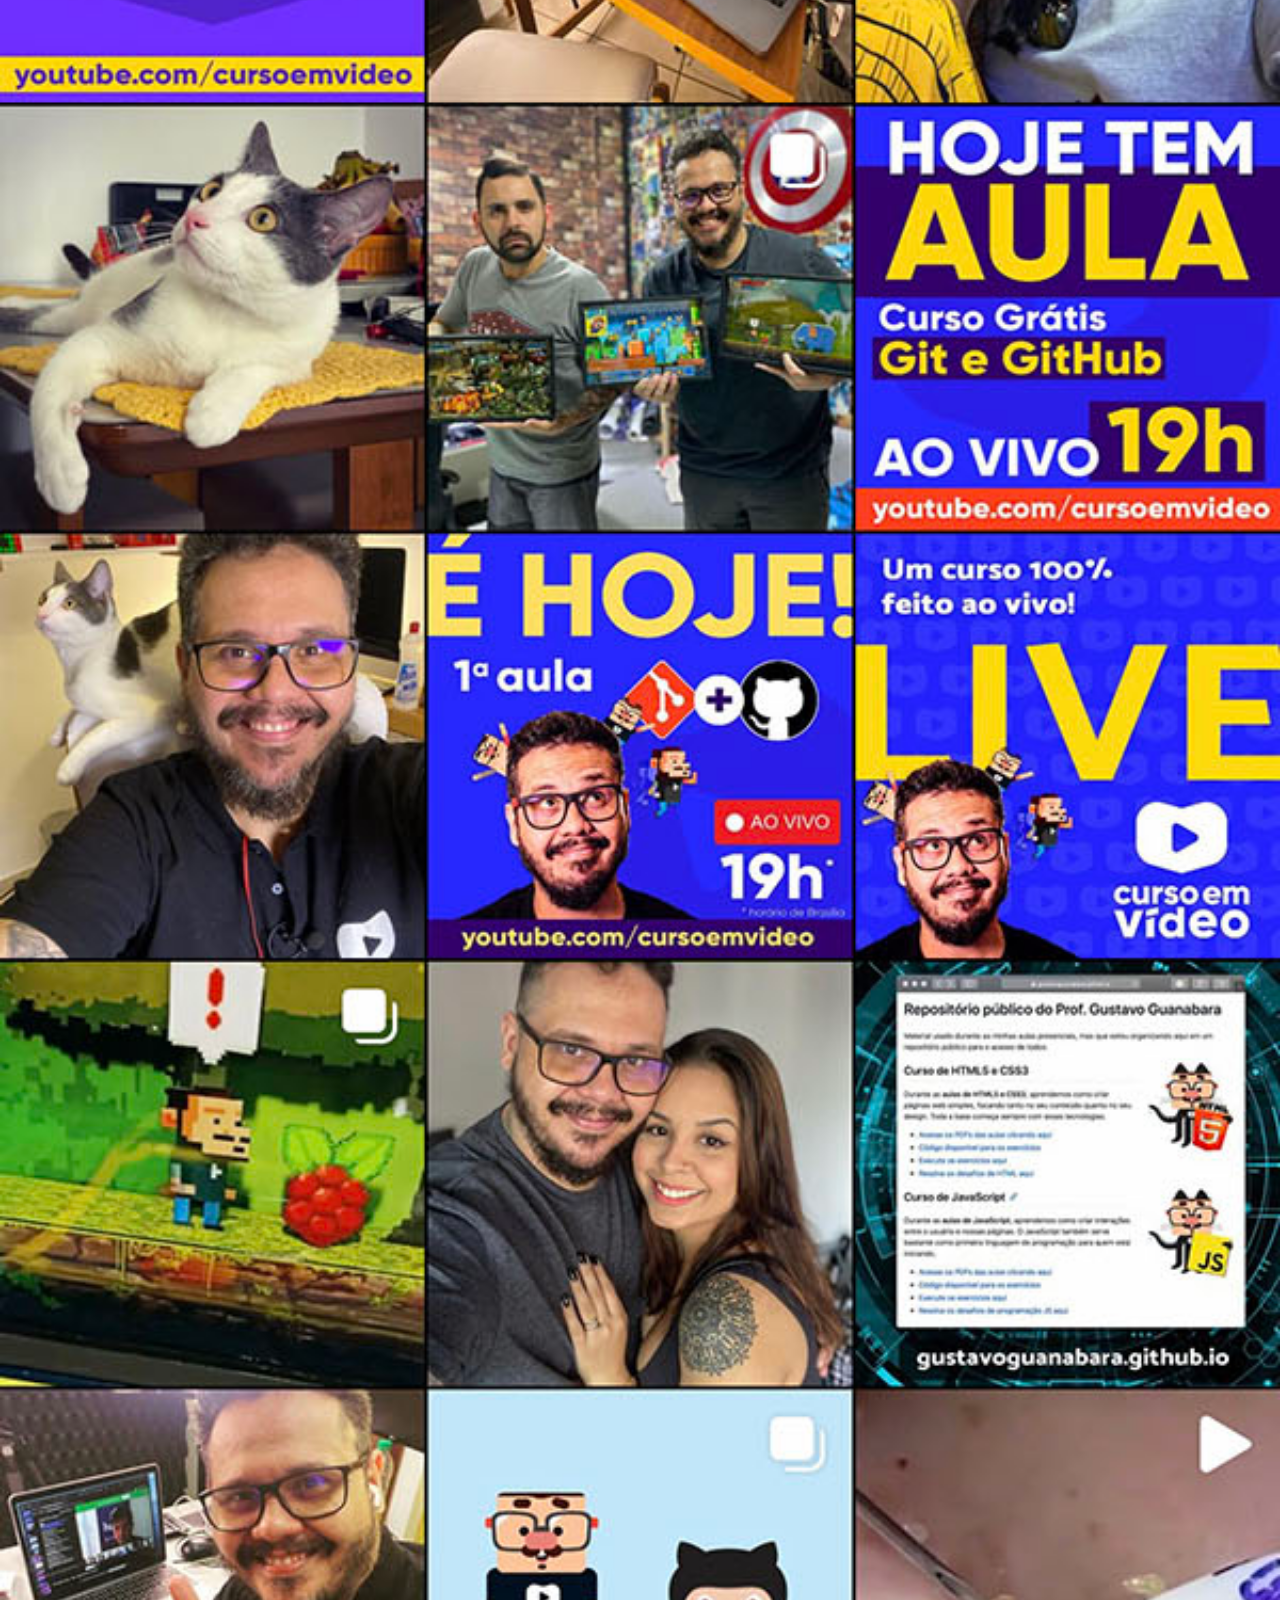
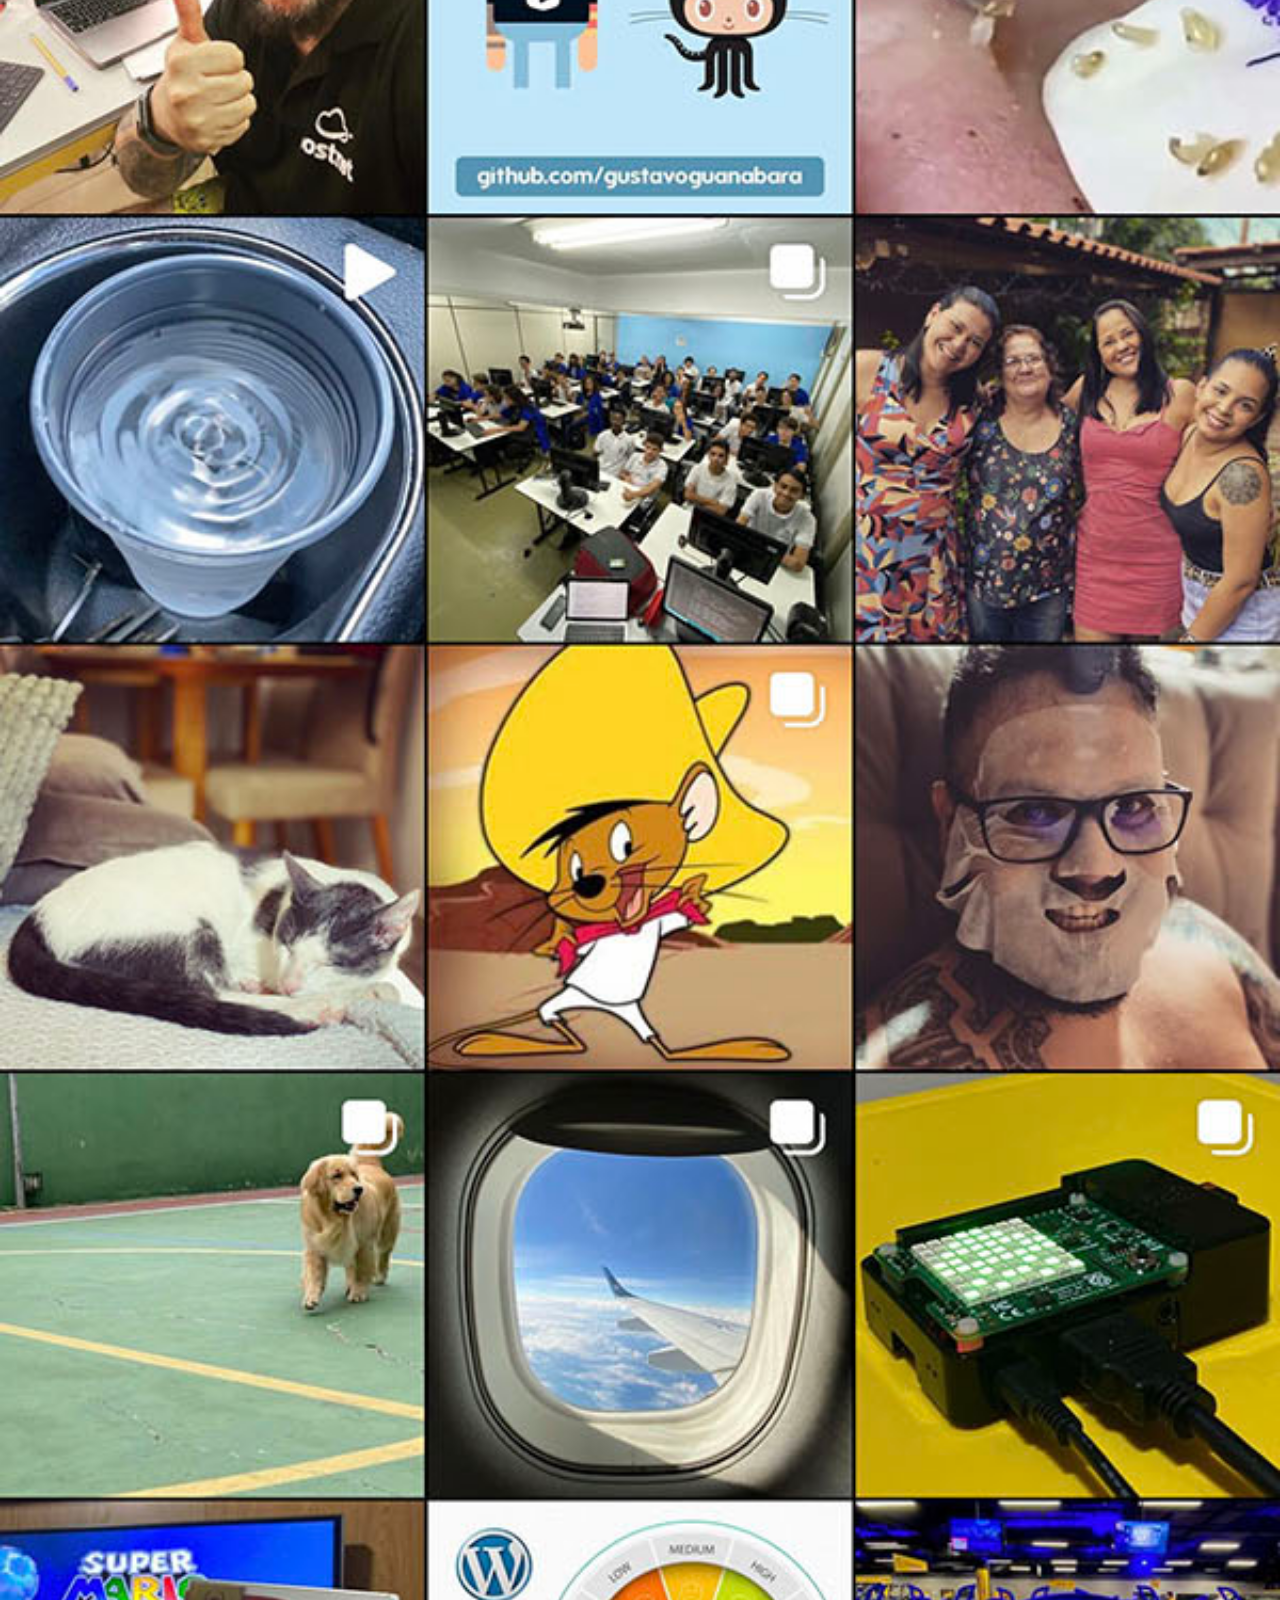
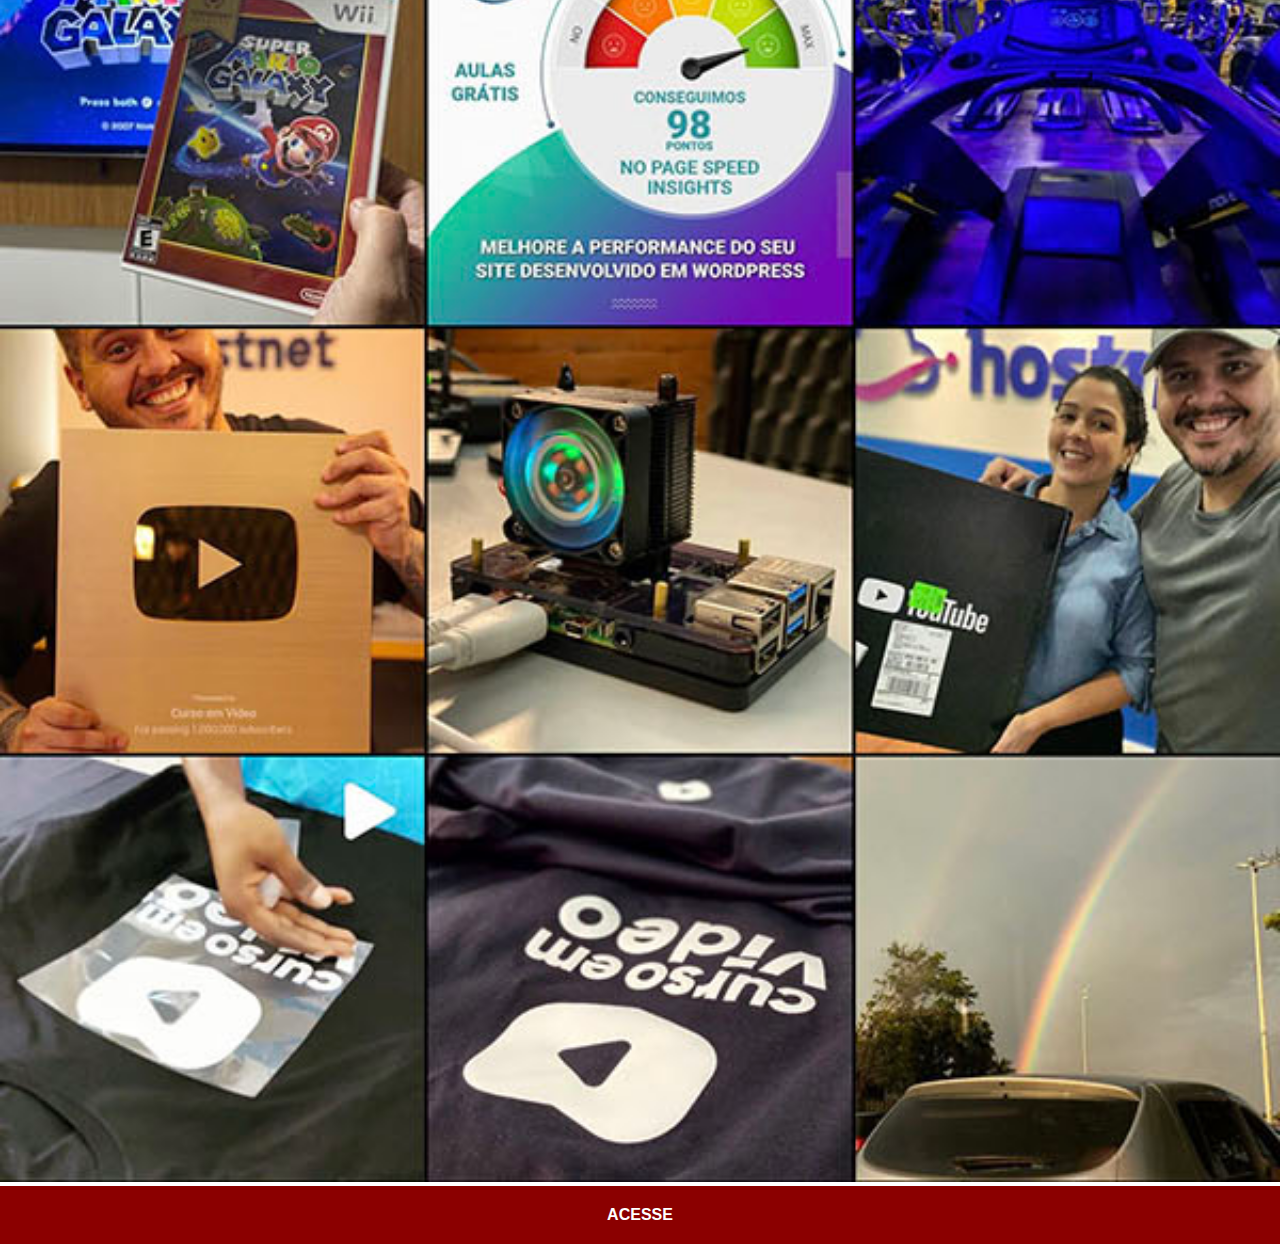
<file: instagram.html>
<!DOCTYPE html>
<html lang="pt-br">
<head>
    <meta charset="UTF-8">
    <meta name="viewport" content="width=device-width, initial-scale=1.0">
    <title>Instagram</title>
    <link rel="stylesheet" href="estilos/social.css">
</head>
<body>
    <img src="imagens/tela-instagram.jpg" alt="">
    <a href="https://www.instagram.com/gustavoguanabara/" target="_blank">ACESSE</a>
</body>
</html>
</file>
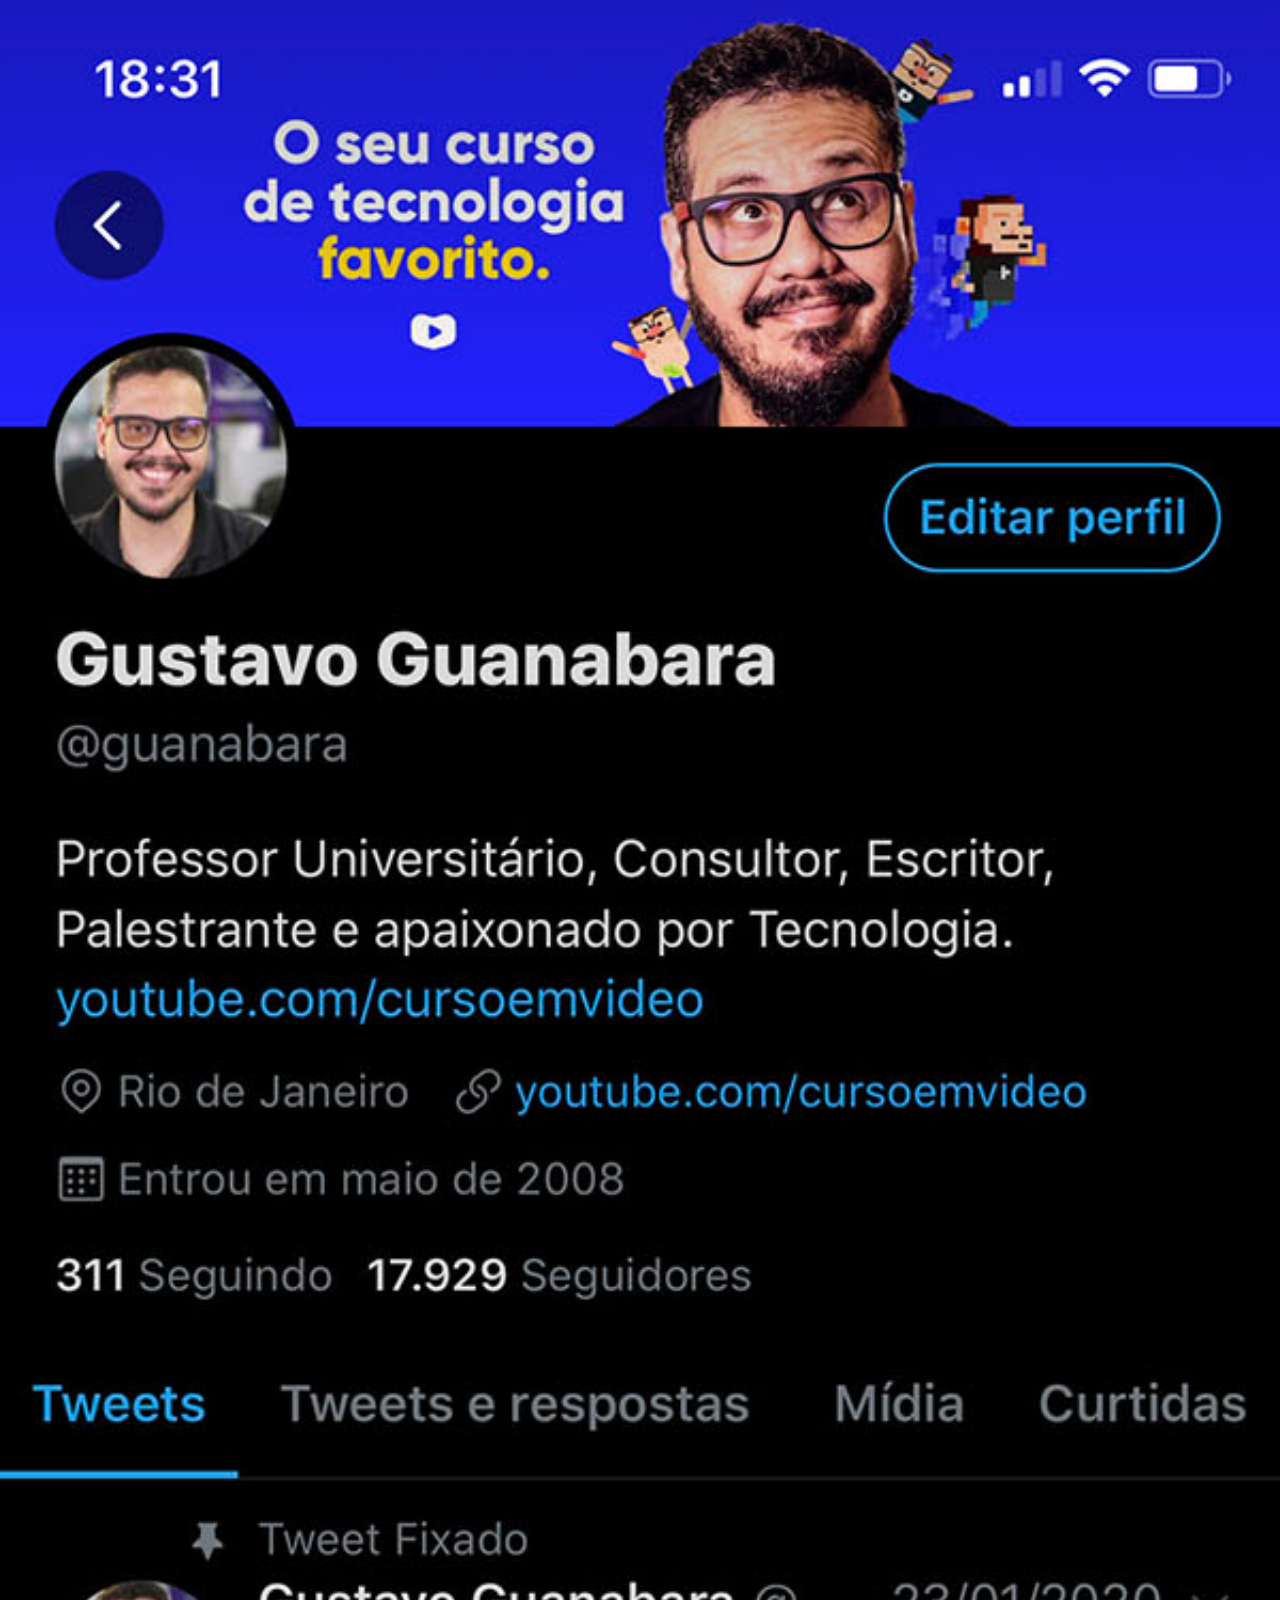
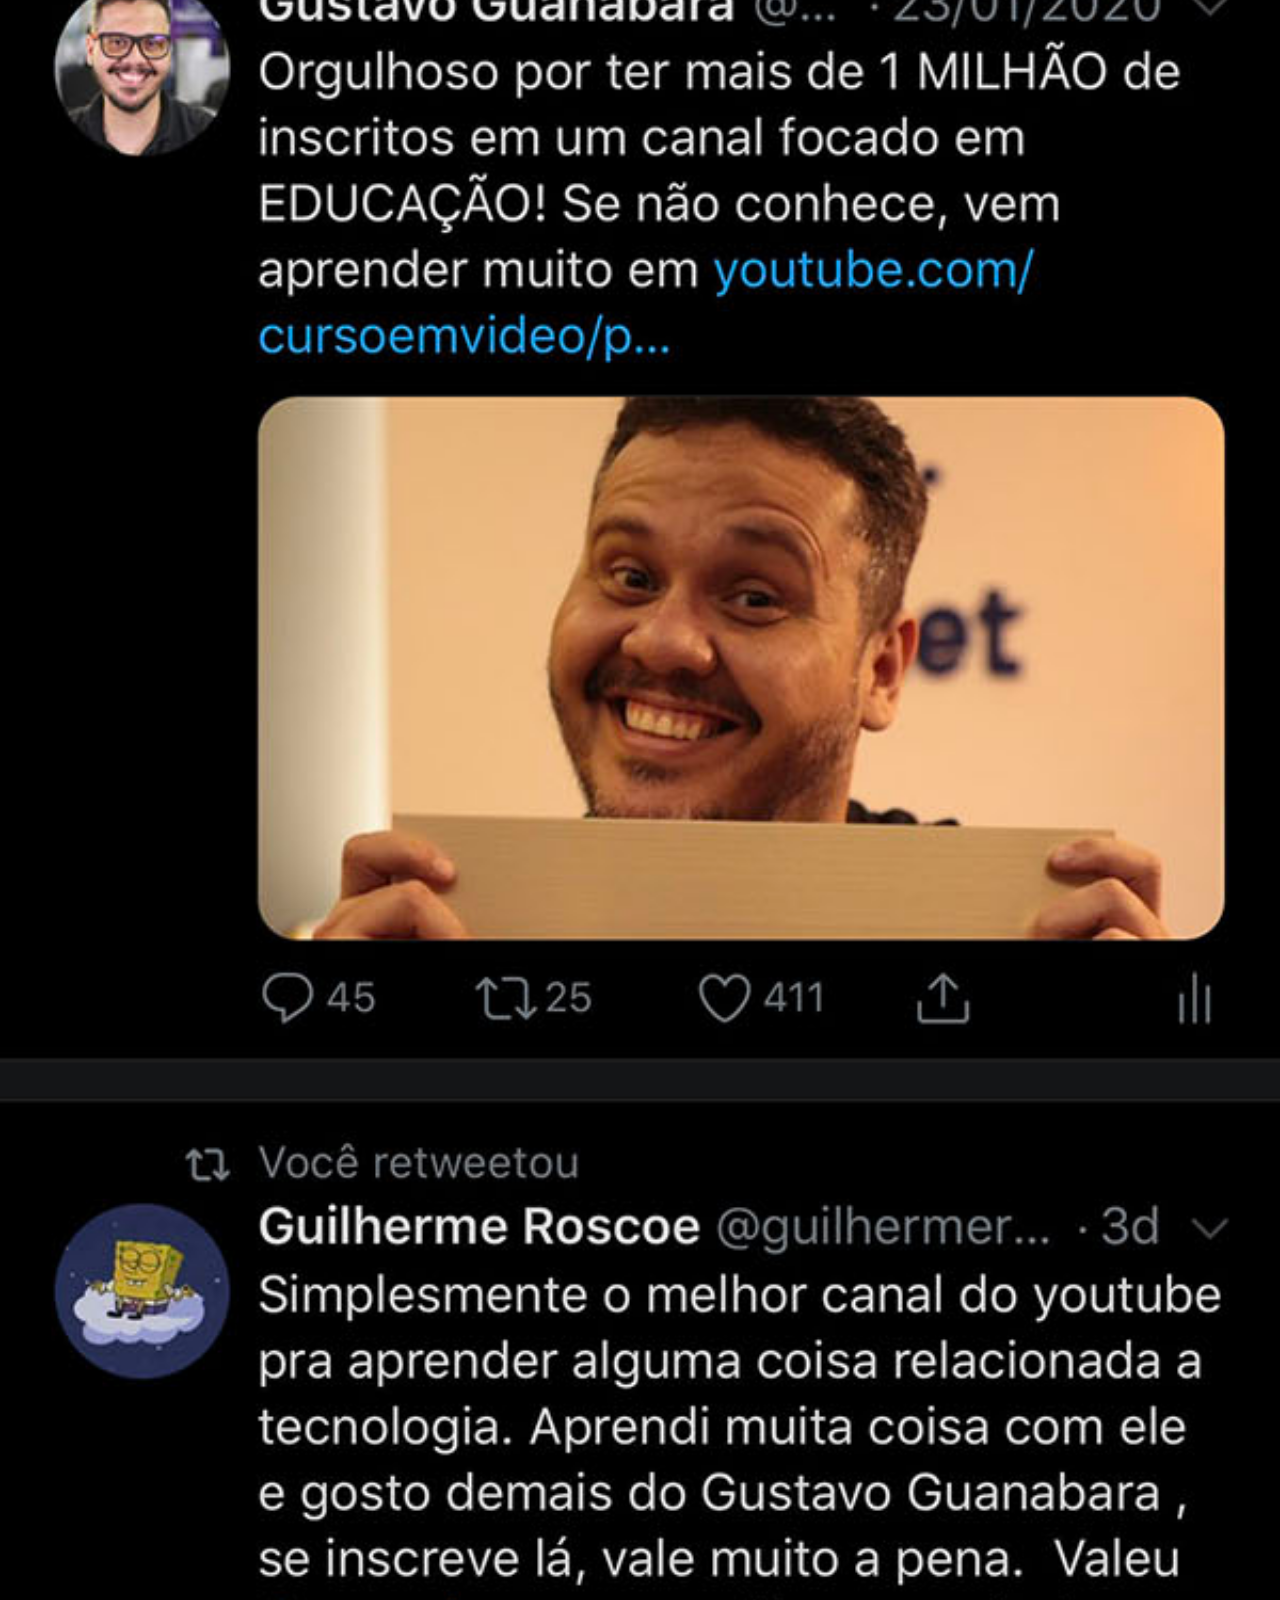
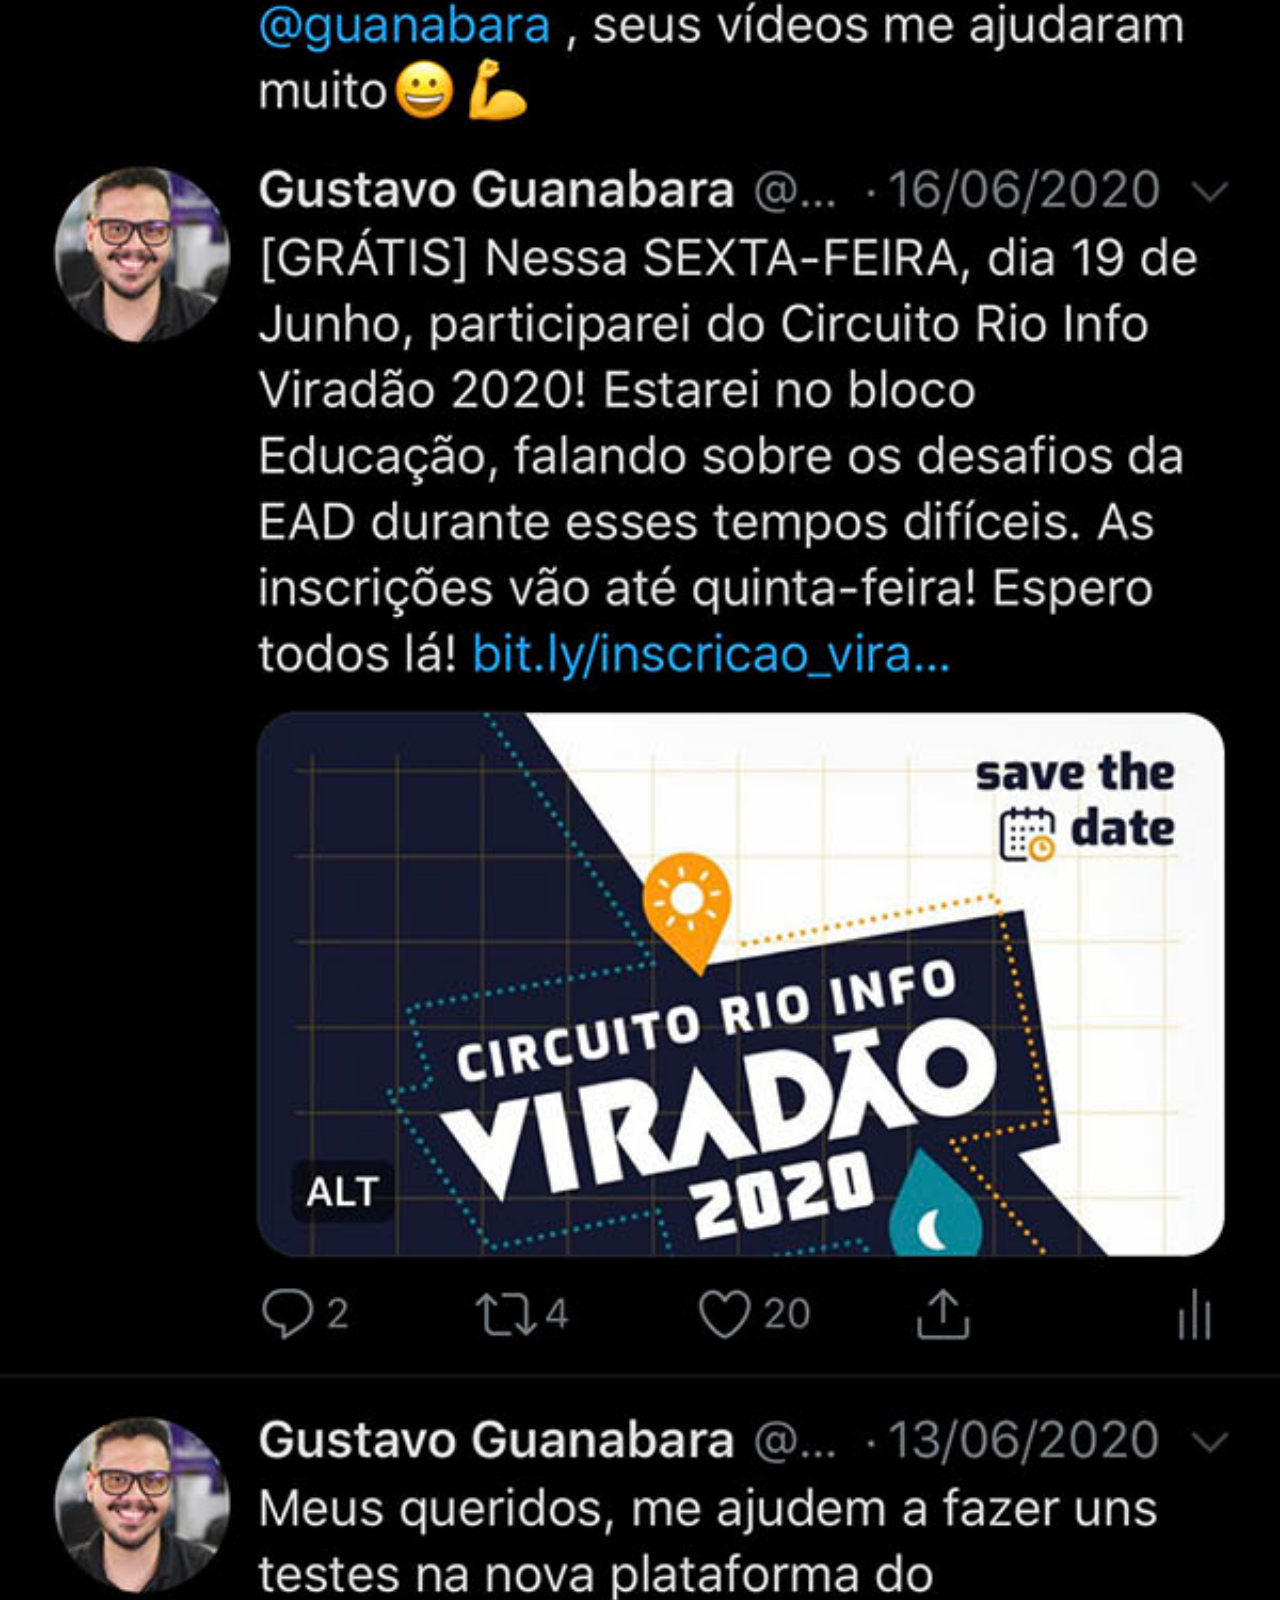
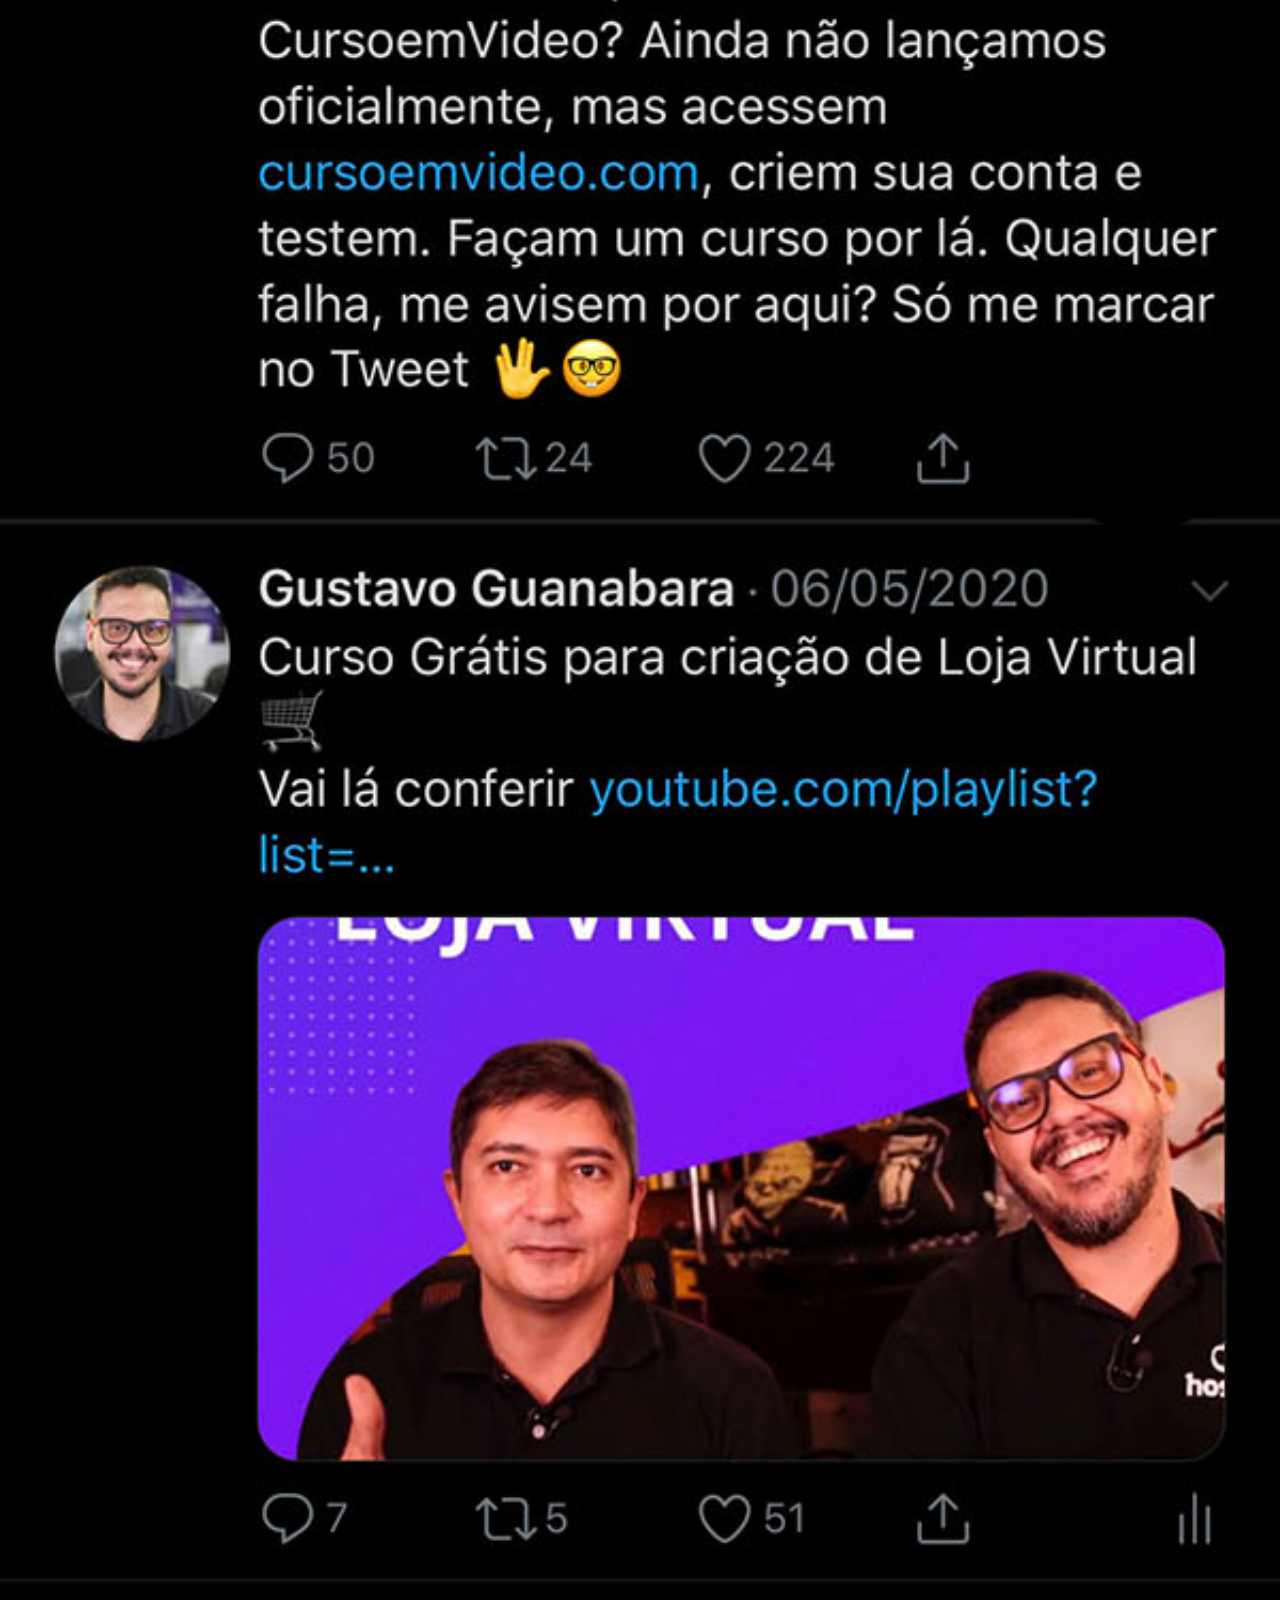
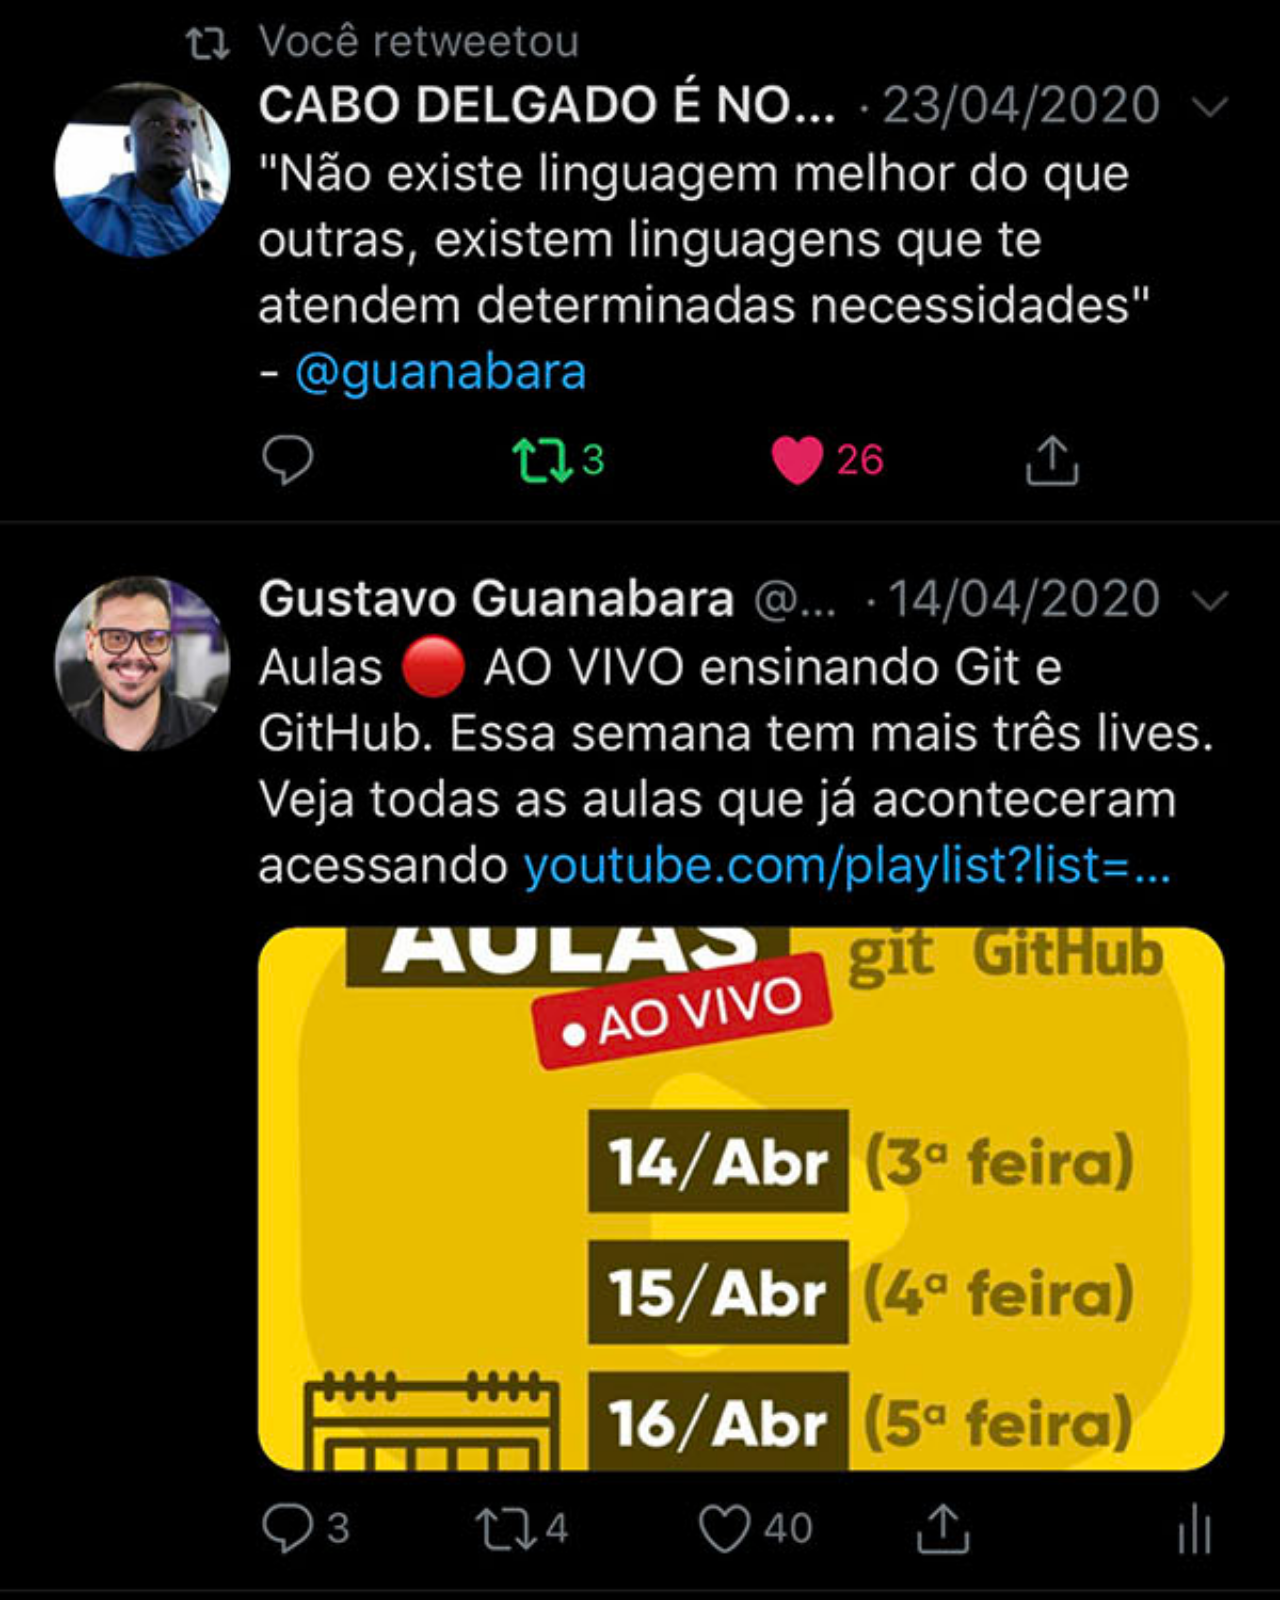
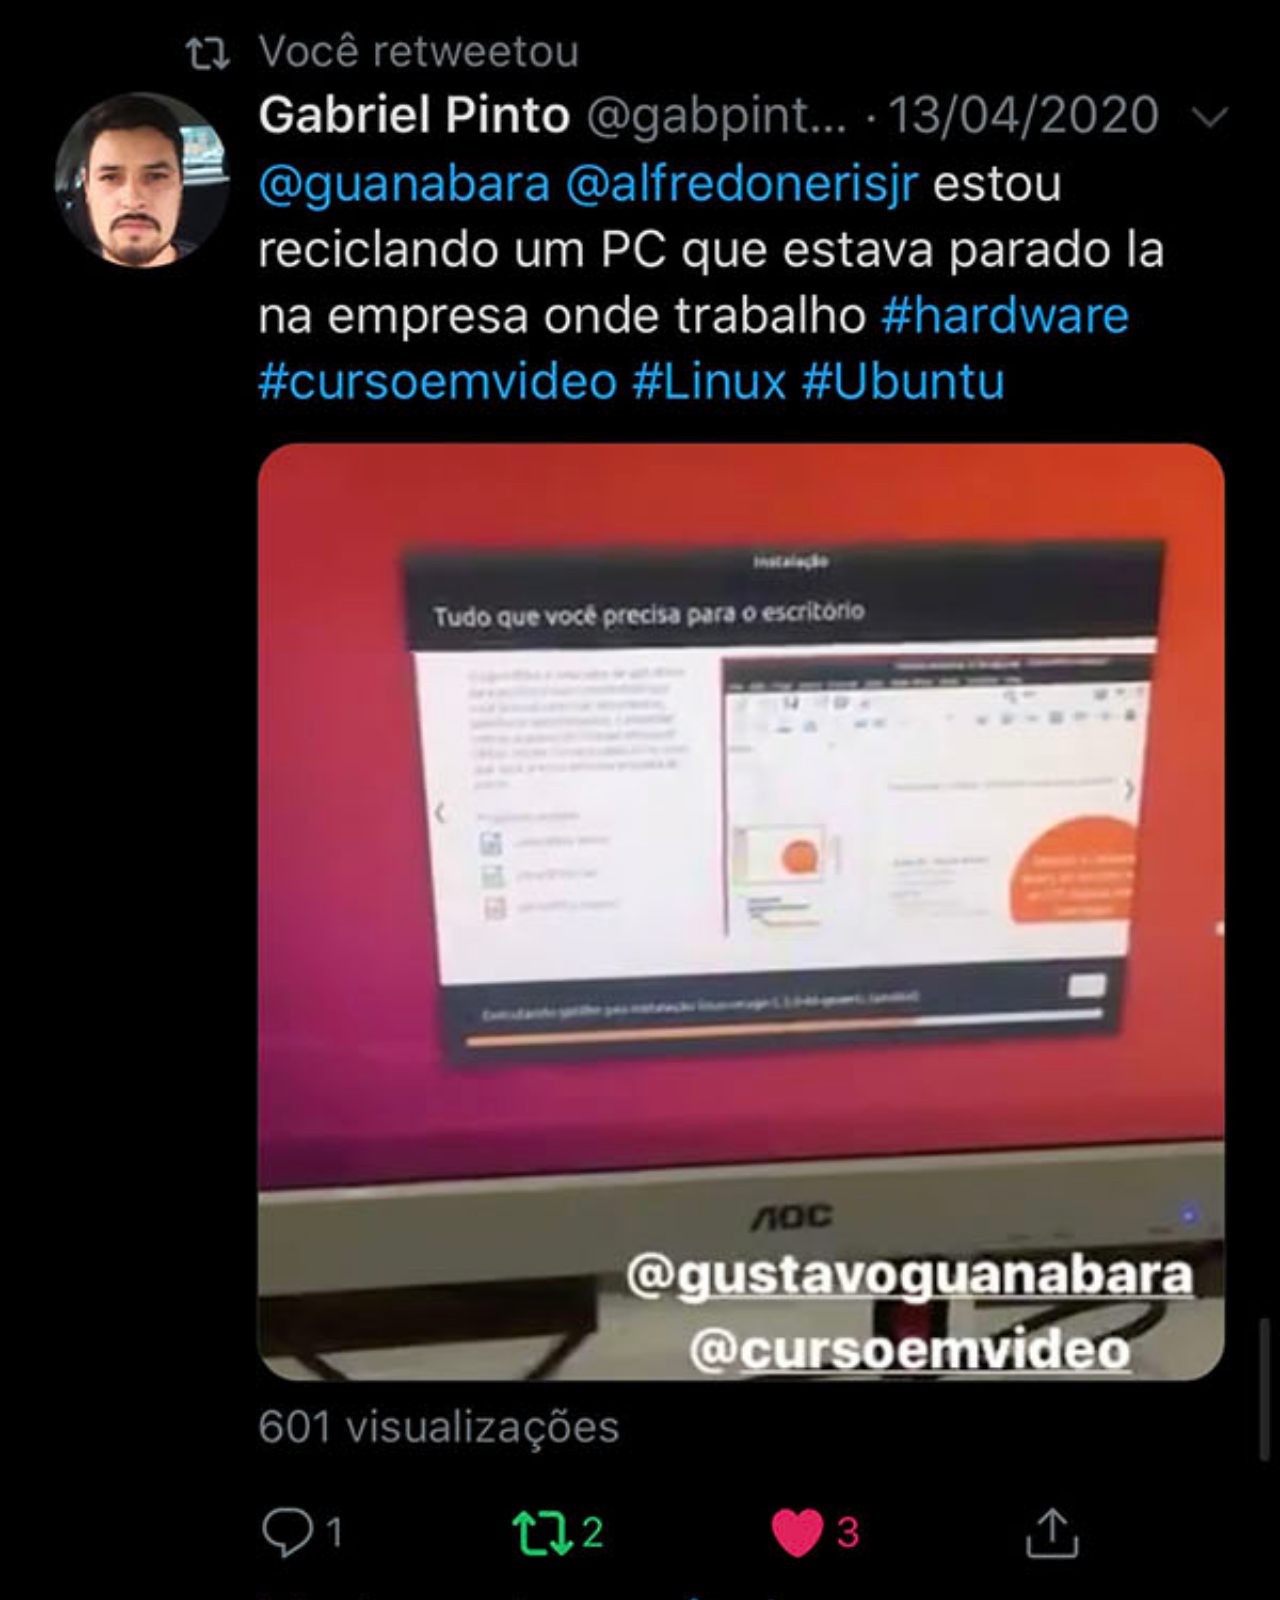
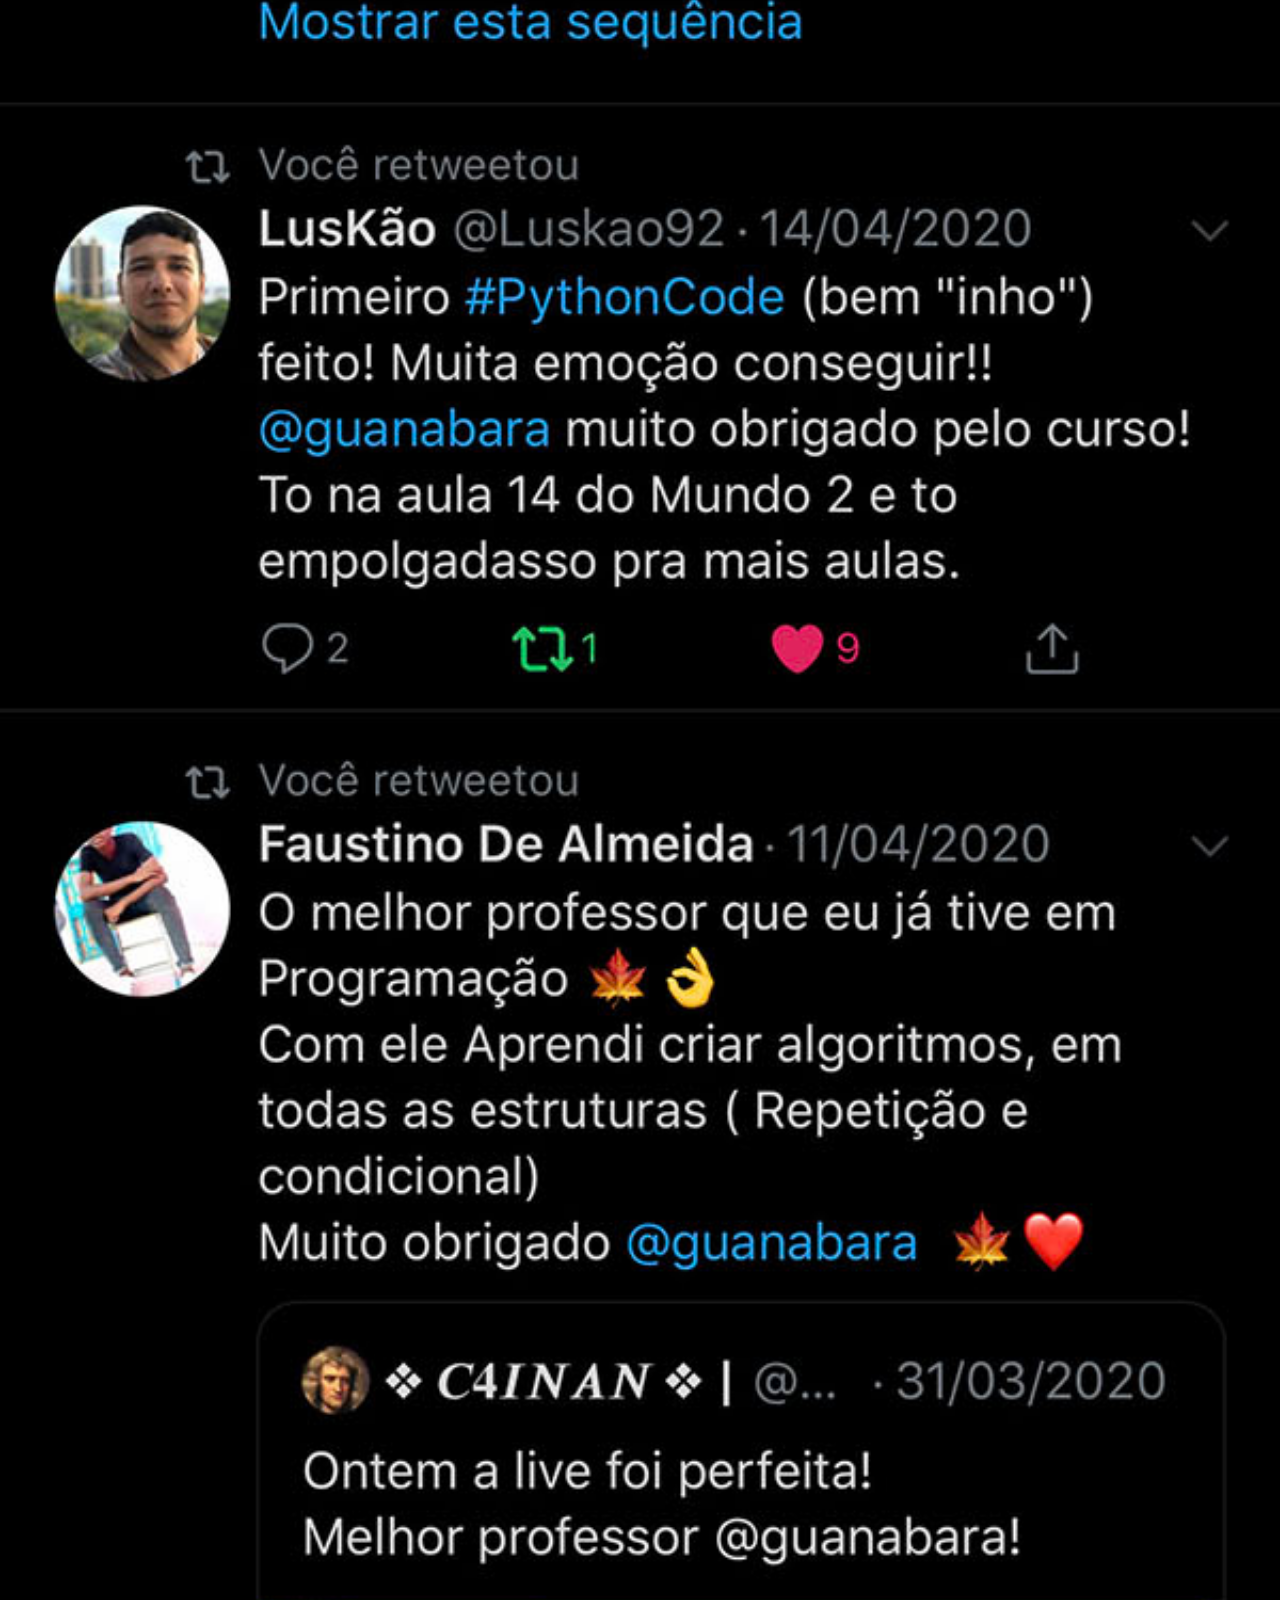
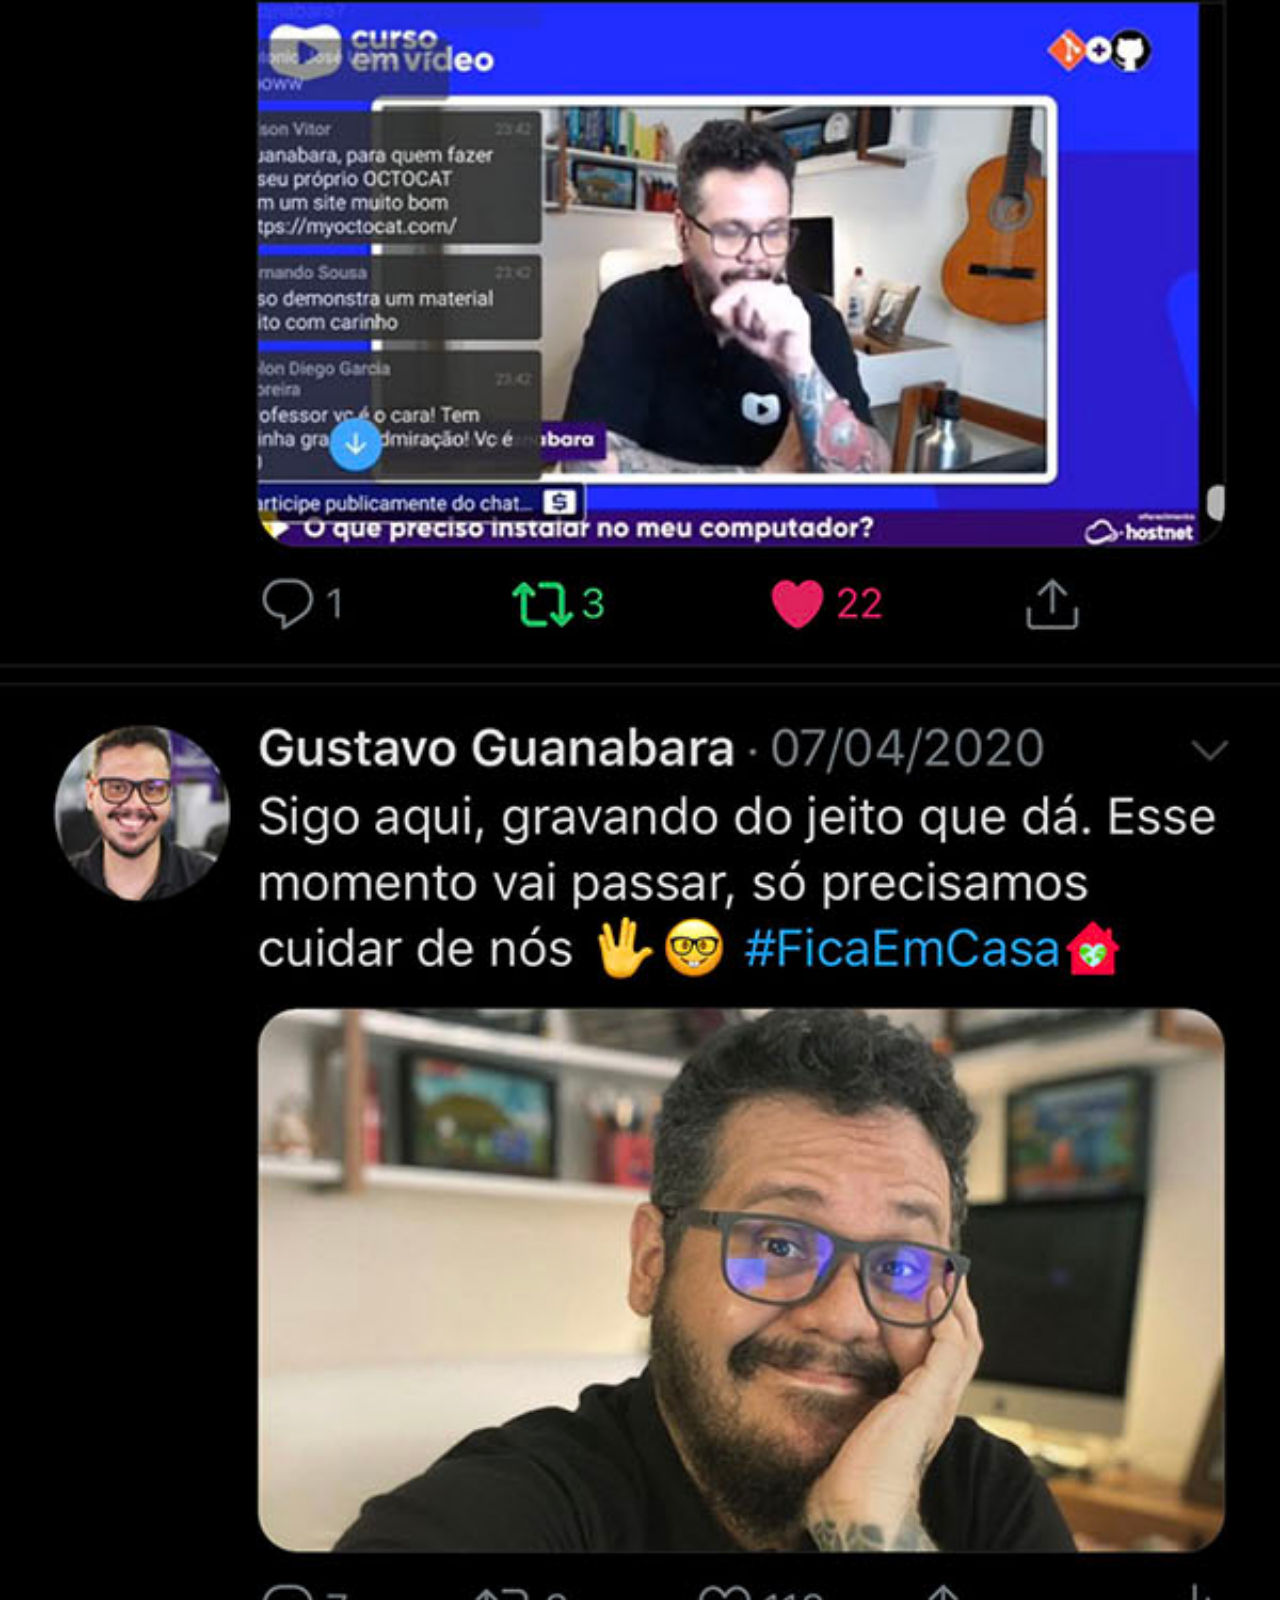
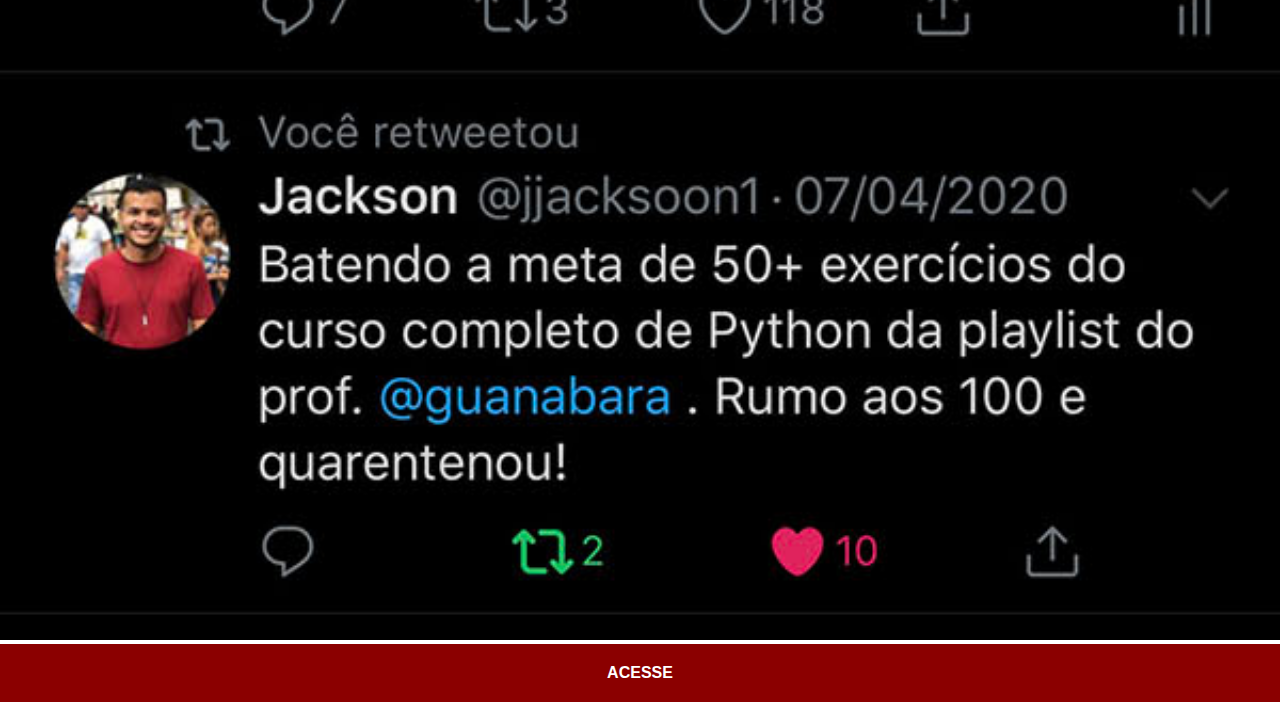
<file: twitter.html>
<!DOCTYPE html>
<html lang="pt-br">
<head>
    <meta charset="UTF-8">
    <meta name="viewport" content="width=device-width, initial-scale=1.0">
    <title>Twitter</title>
    <link rel="stylesheet" href="estilos/social.css">
</head>
<body>
    <img src="imagens/tela-twitter.jpg" alt="Twitter">
    <a href="https://x.com/guanabara" target="_blank">ACESSE</a>
</body>
</html>
</file>
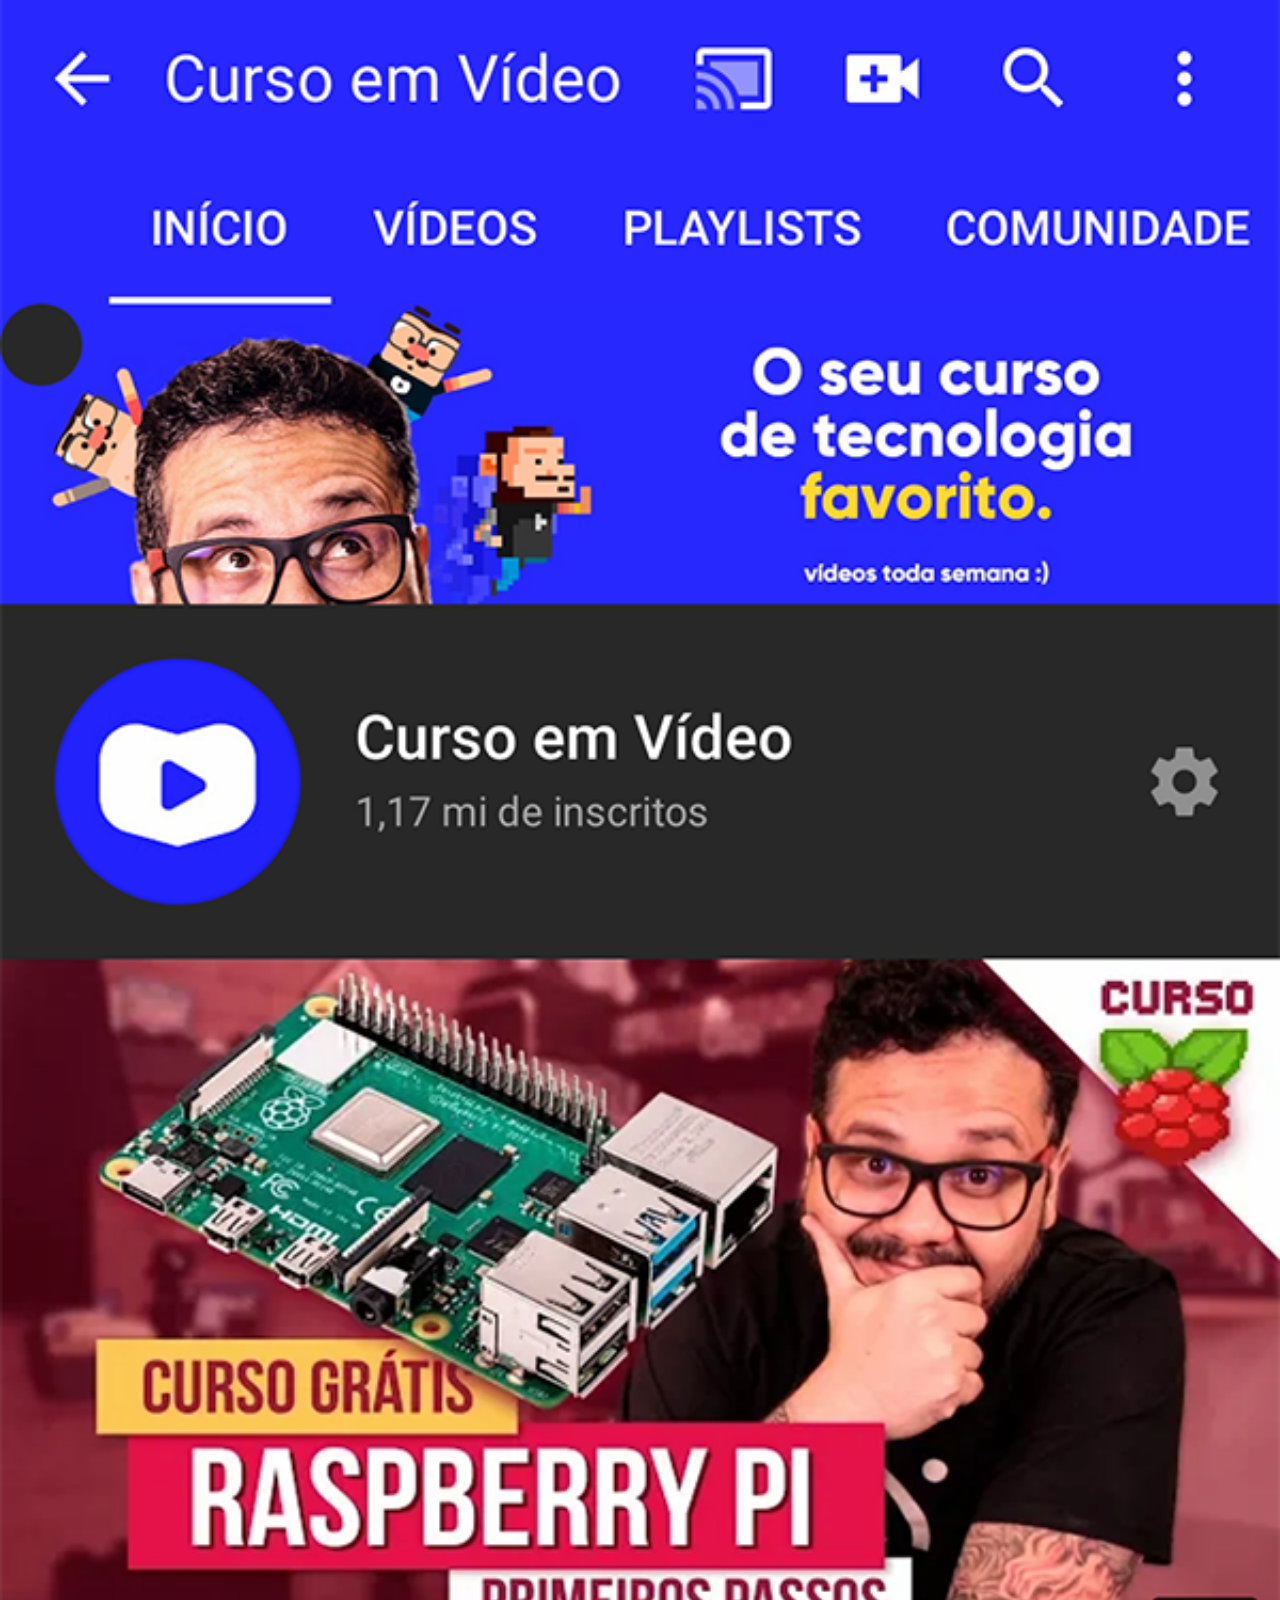
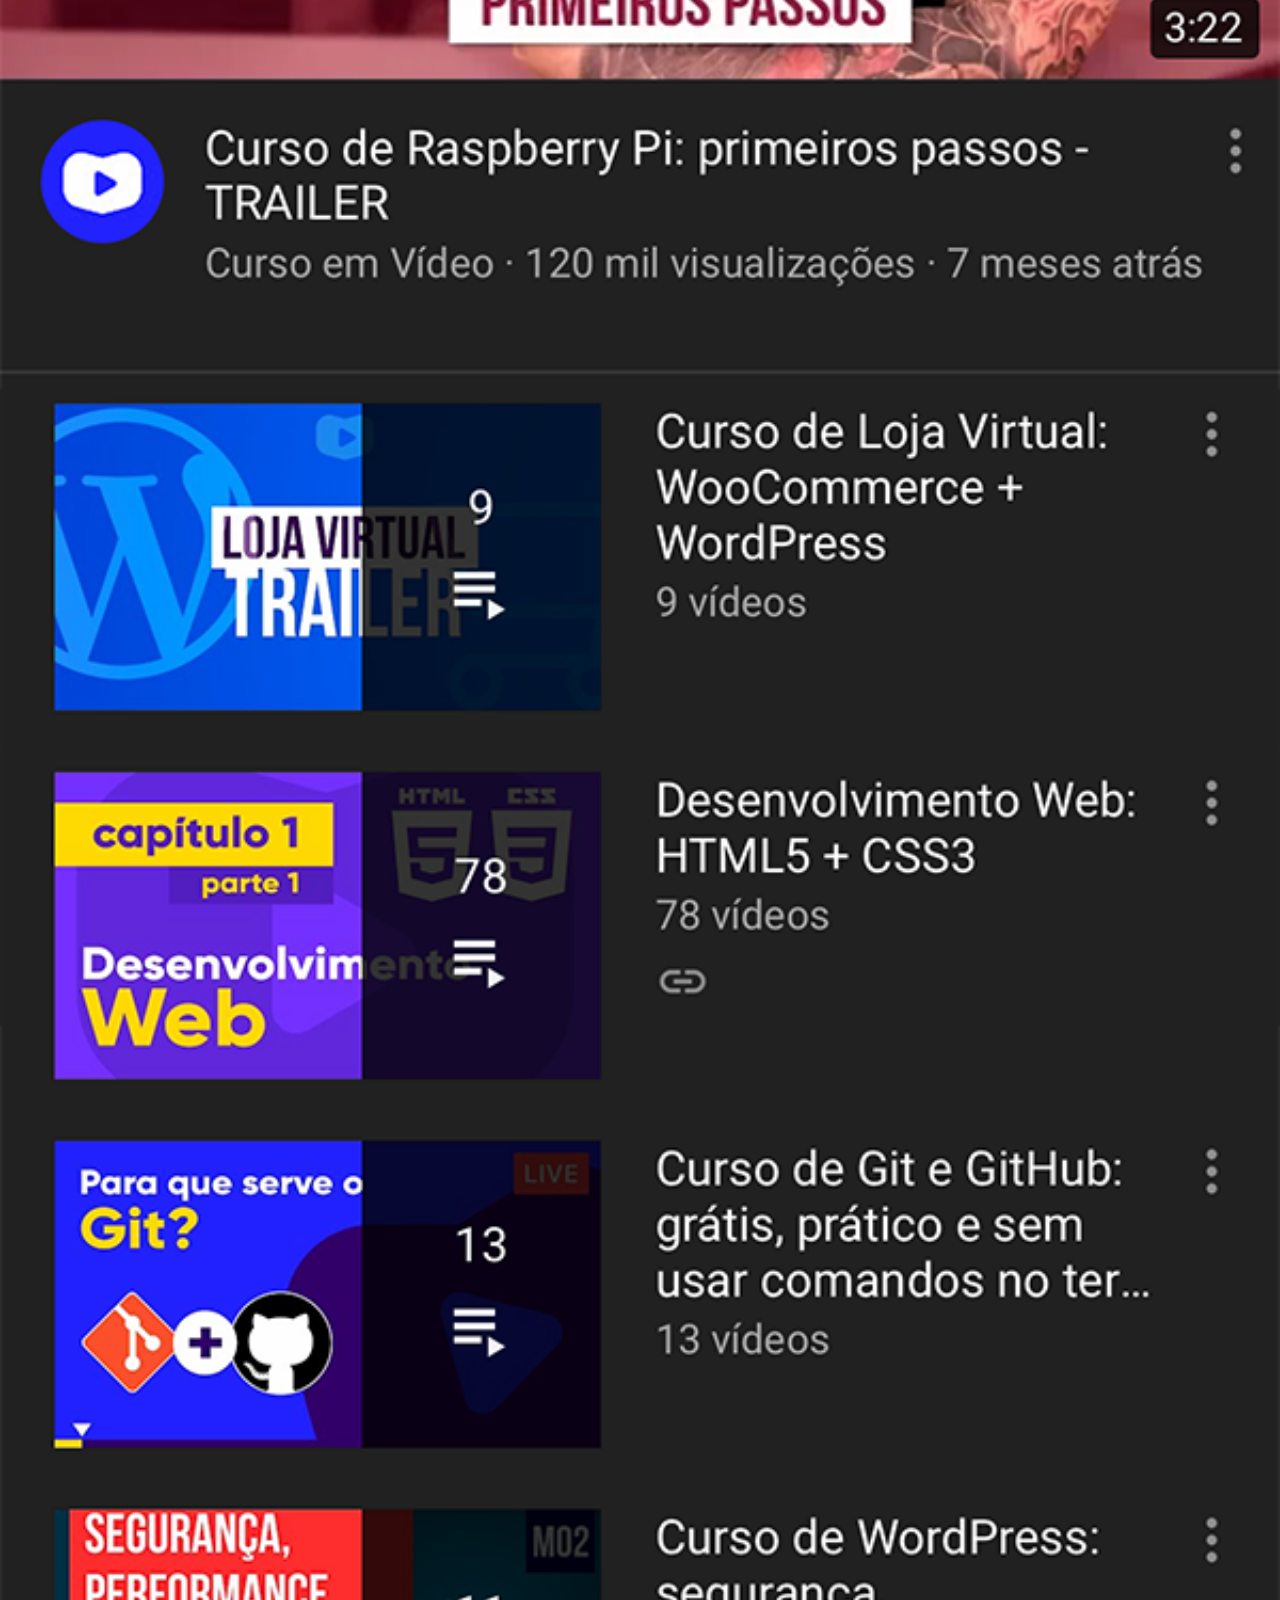
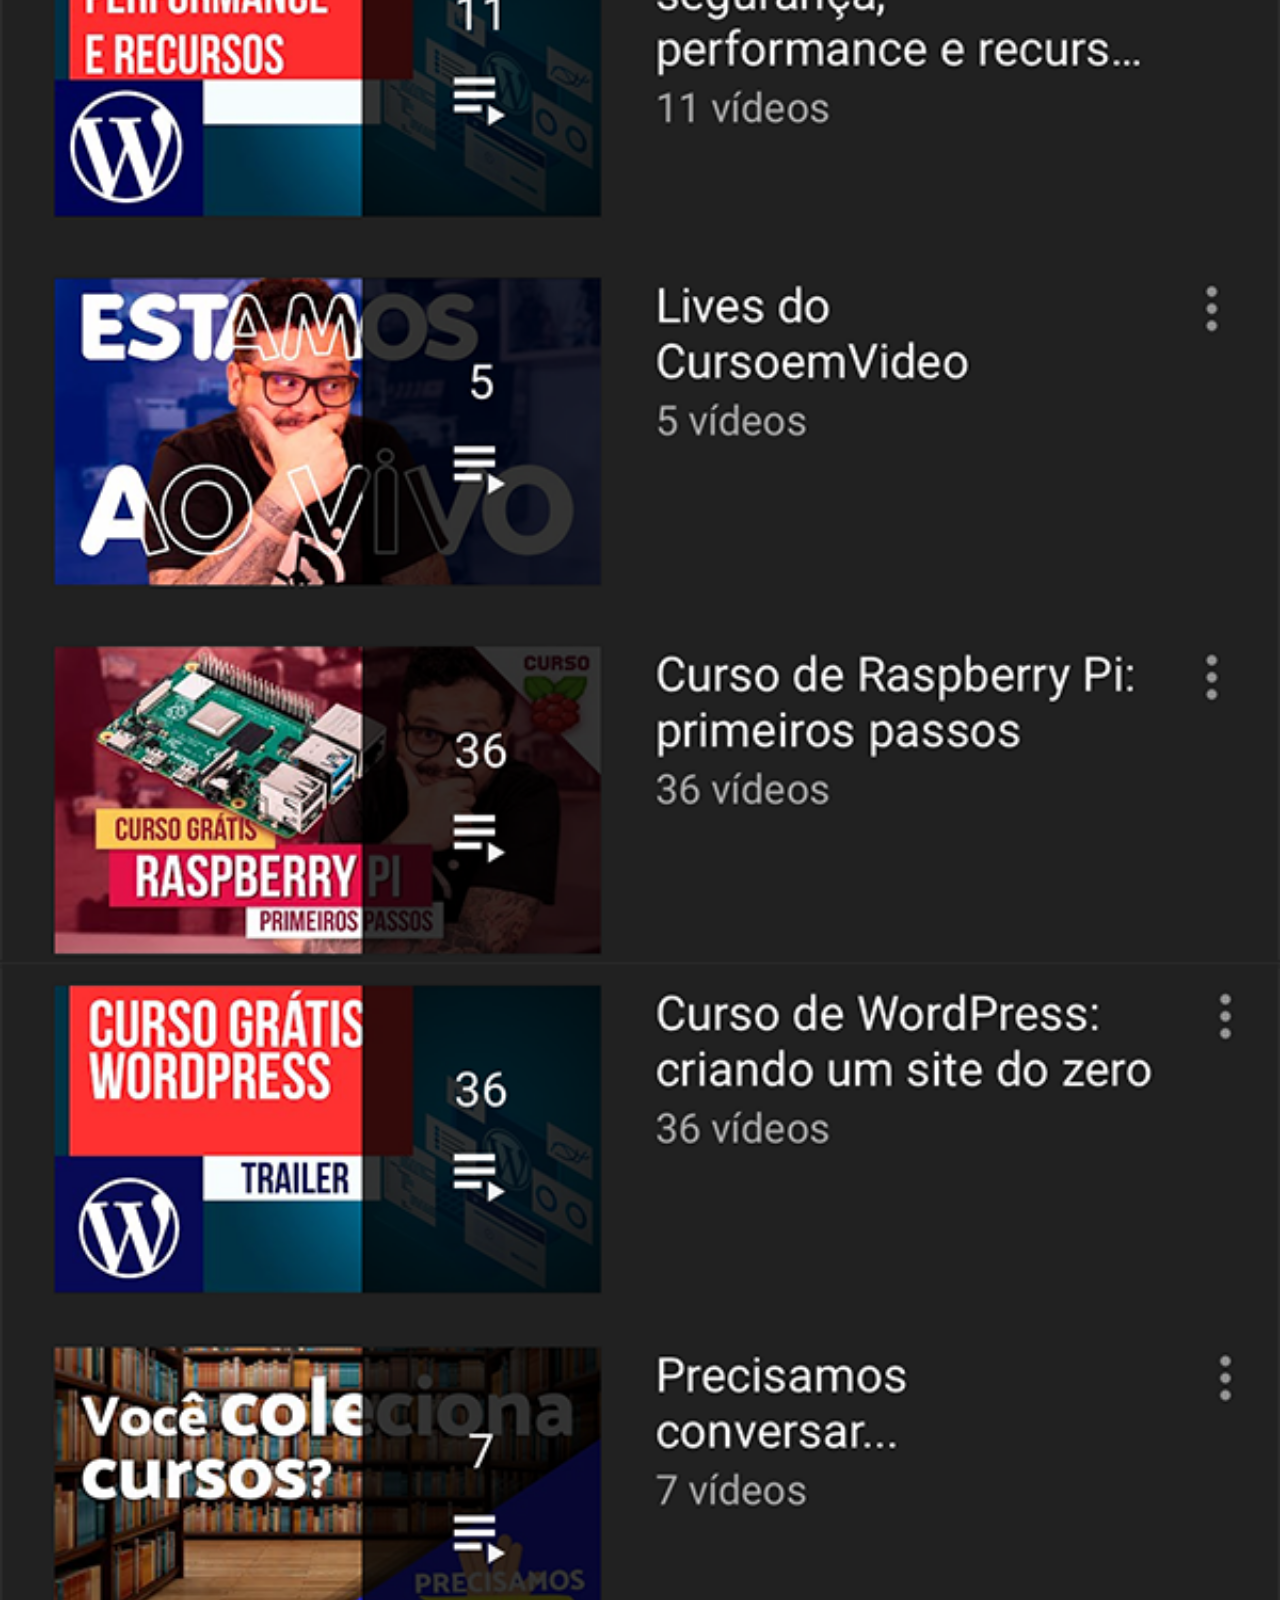
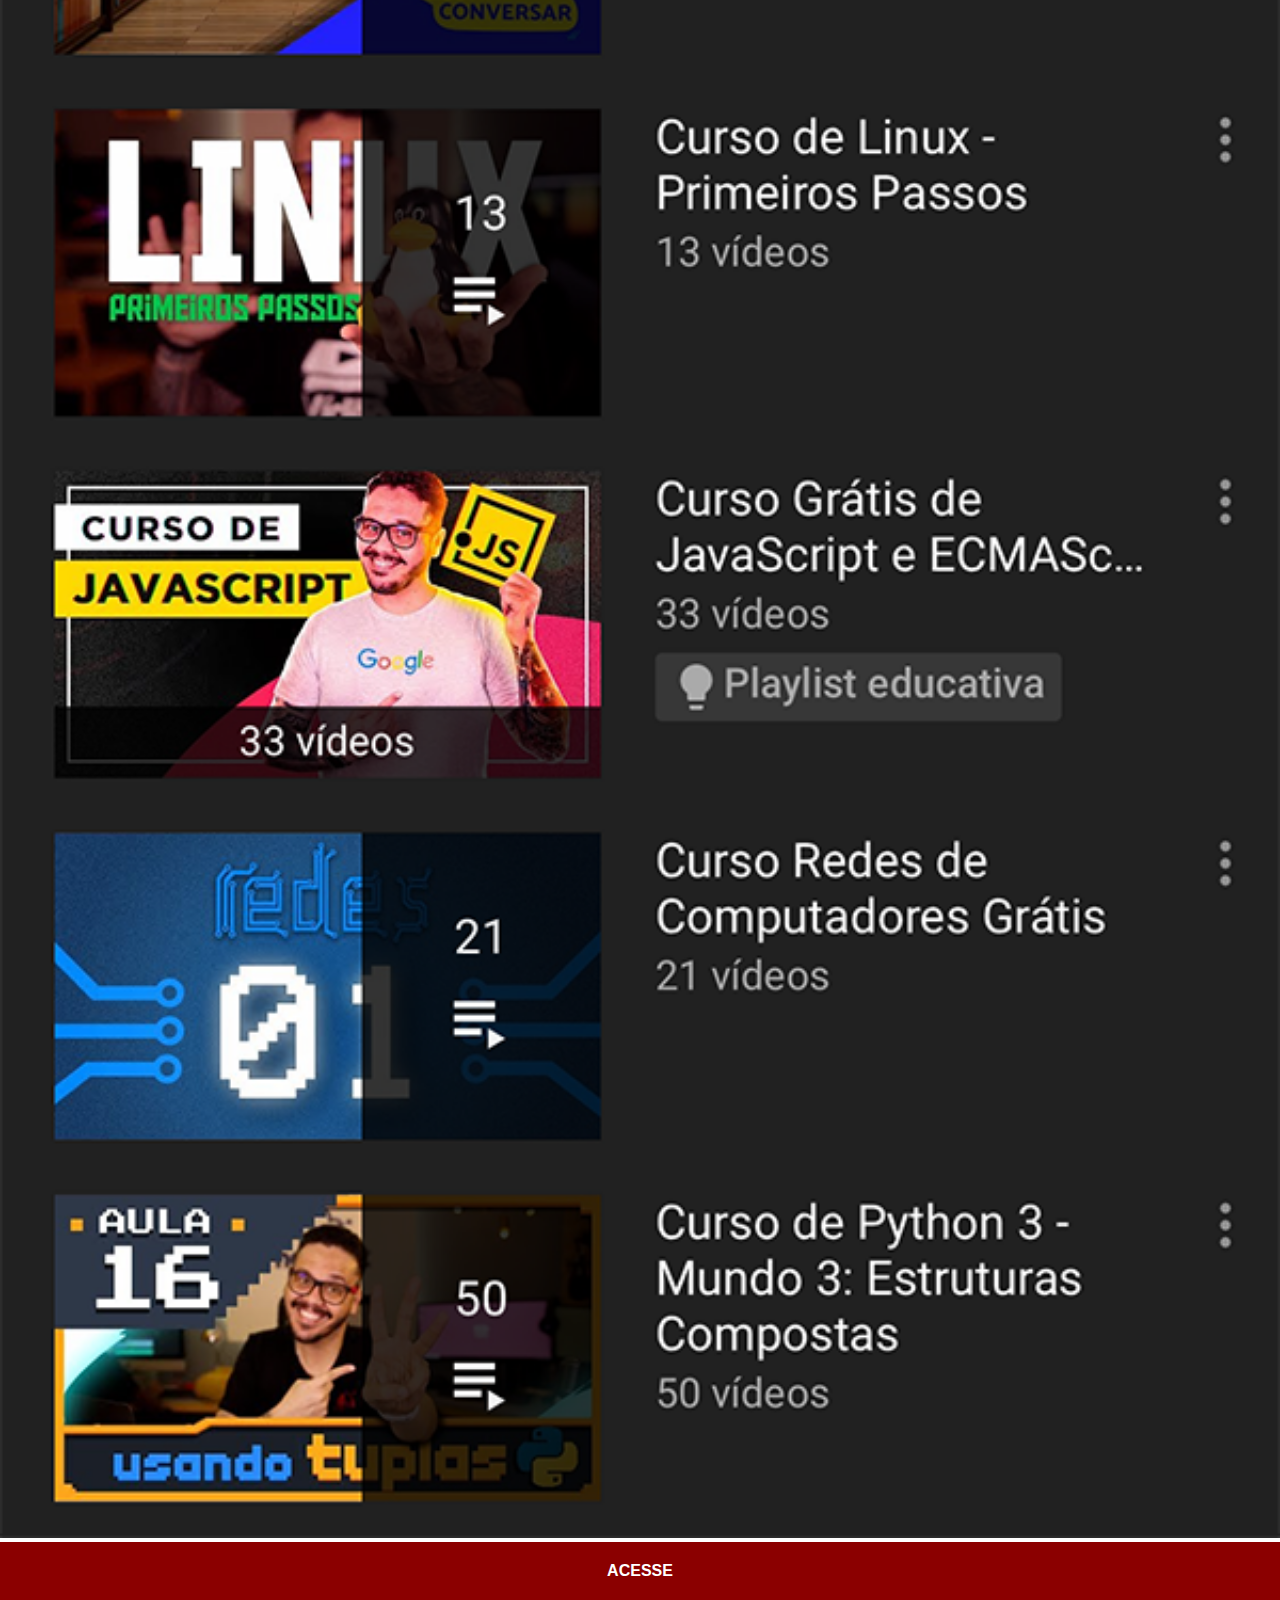
<file: youtube.html>
<!DOCTYPE html>
<html lang="pt-br">
<head>
    <meta charset="UTF-8">
    <meta name="viewport" content="width=device-width, initial-scale=1.0">
    <title>YoouTube</title>
    <link rel="stylesheet" href="estilos/social.css">
</head>
<body>
    <img src="imagens/tela-youtube.png" alt="YouTube">
    <a href="https://youtube.com/user/cursoemvideo/playlists" target="_blank">ACESSE</a>
</body>
</html>
</file>
<file: estilos/style.css>
@charset "UTF-8";

* {
    margin: 0px;
    padding: 0px;
    font-family: Arial, Helvetica, sans-serif;
}

html, body {
    height: 100vh;
    width: 100vw;
    background-color: black;
}

body {
background: url('../imagens/fundo-madeira.jpg') no-repeat top center;
background-size: cover;
background-attachment: fixed;
}

main {
    position: relative;
    height: 100vh;
}

section#telefone {
    position: absolute;
    top: 50%;
    left: 50%;
    transform: translate(-50%, -50%);
    height: 627px;
    width: 311px;
    background: url('../imagens/frame-iphone.png') no-repeat;
}

iframe#tela {
    position: relative;
    top: 80px;
    left: 22px;
    width: 267px;
    height: 471px;
}

section#redes-sociais {
    text-align: right;
}

section#redes-sociais img {
    width: 50px;
    height: 50px;
    margin: 10px;
    border-radius: 50%;
    box-shadow: 2px 2px 5px rgba(0, 0, 0, 0.479);
    box-sizing: border-box;
}

section#redes-sociais img:hover {
    border: 2px solid rgba(255, 255, 255, 0.61);
    transform: translate(-3px, -3px);
    box-shadow: 5px 5px 10px rgba(0, 0, 0, 0.623);
    transition: transform 0.3s, border 0.5s;
}
</file>
<file: estilos/social.css>
@charset "UTF-8";

* {
    margin: 0px;
    padding: 0px;
    font-family: Arial, Helvetica, sans-serif;
}

::-webkit-scrollbar {
    width: 0px;
    height: 0px;
}

img {
    width: 100vw;
}

a {
    display: block;
    background-color: darkred;
    padding: 20px;
    text-align: center;
    font-weight: bolder;
    color: white;
    text-decoration: none;
}

a:hover {
    background-color: red;
}
</file>
